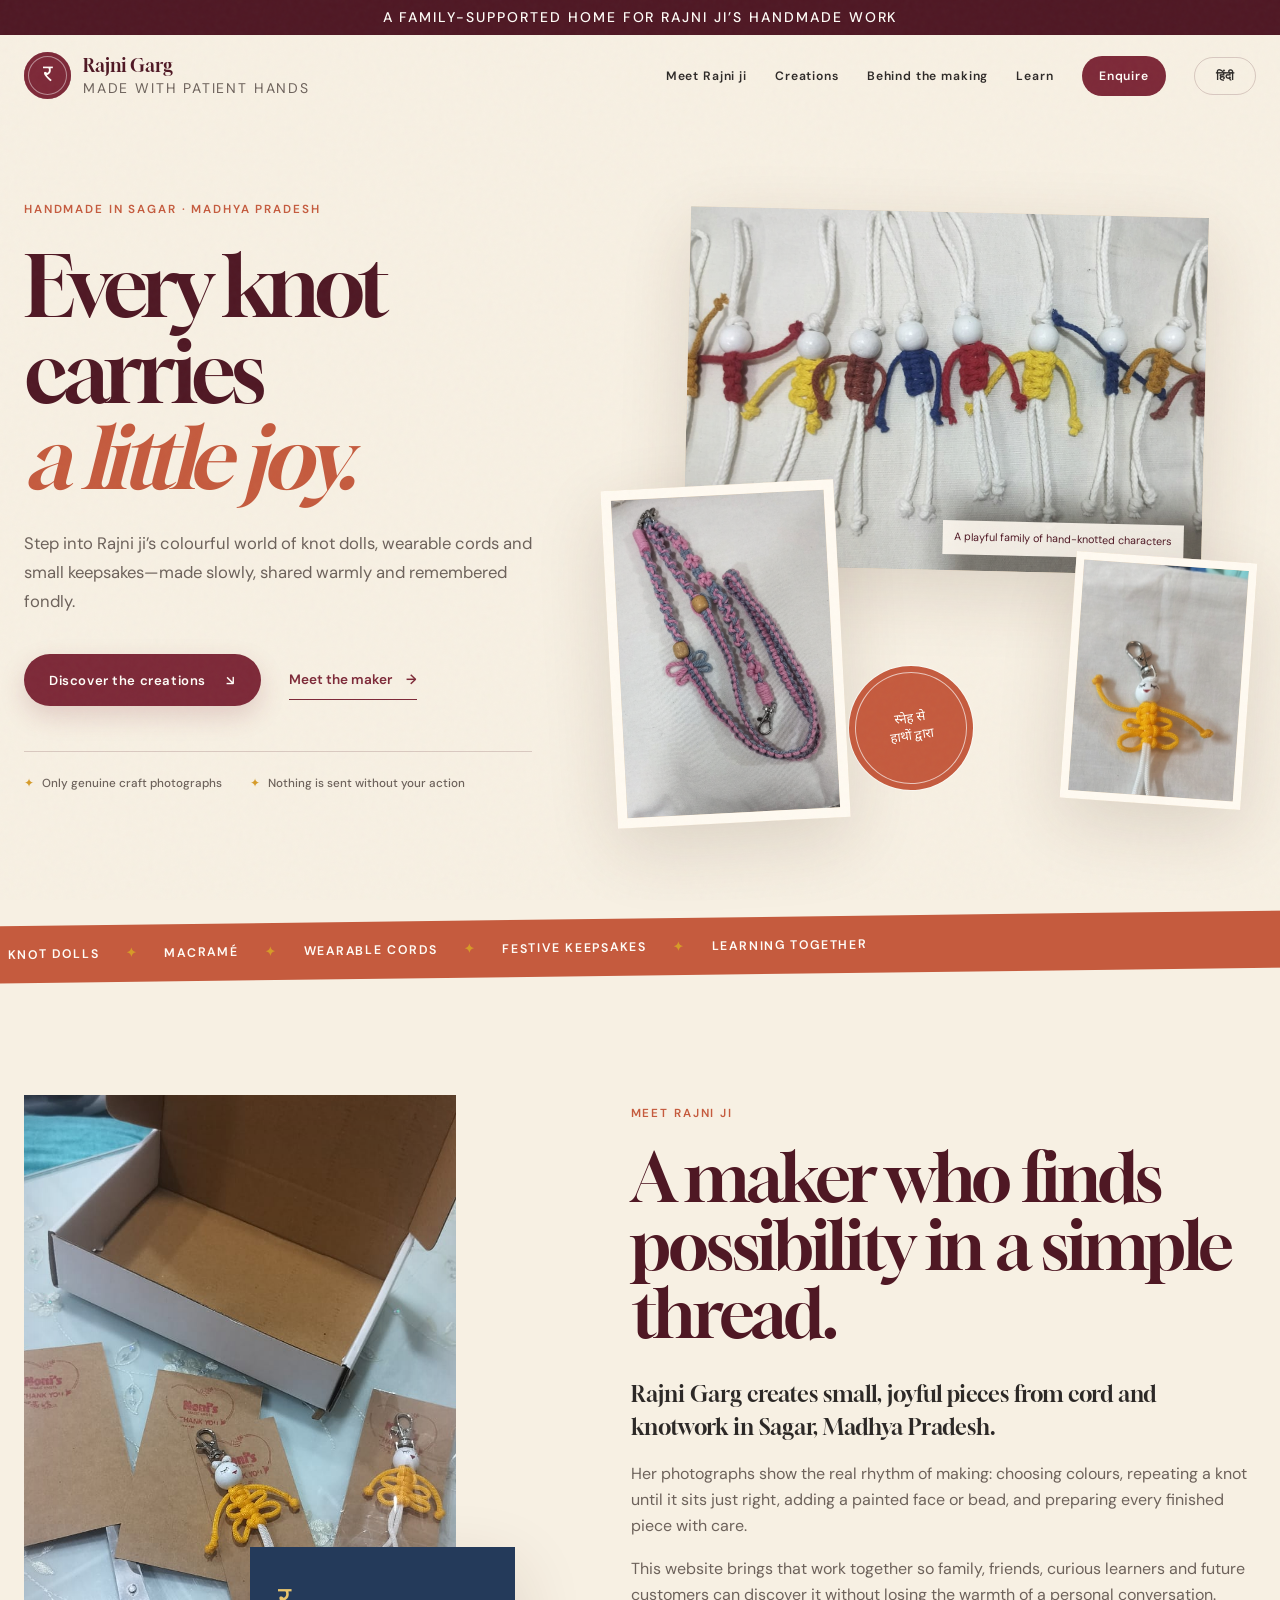
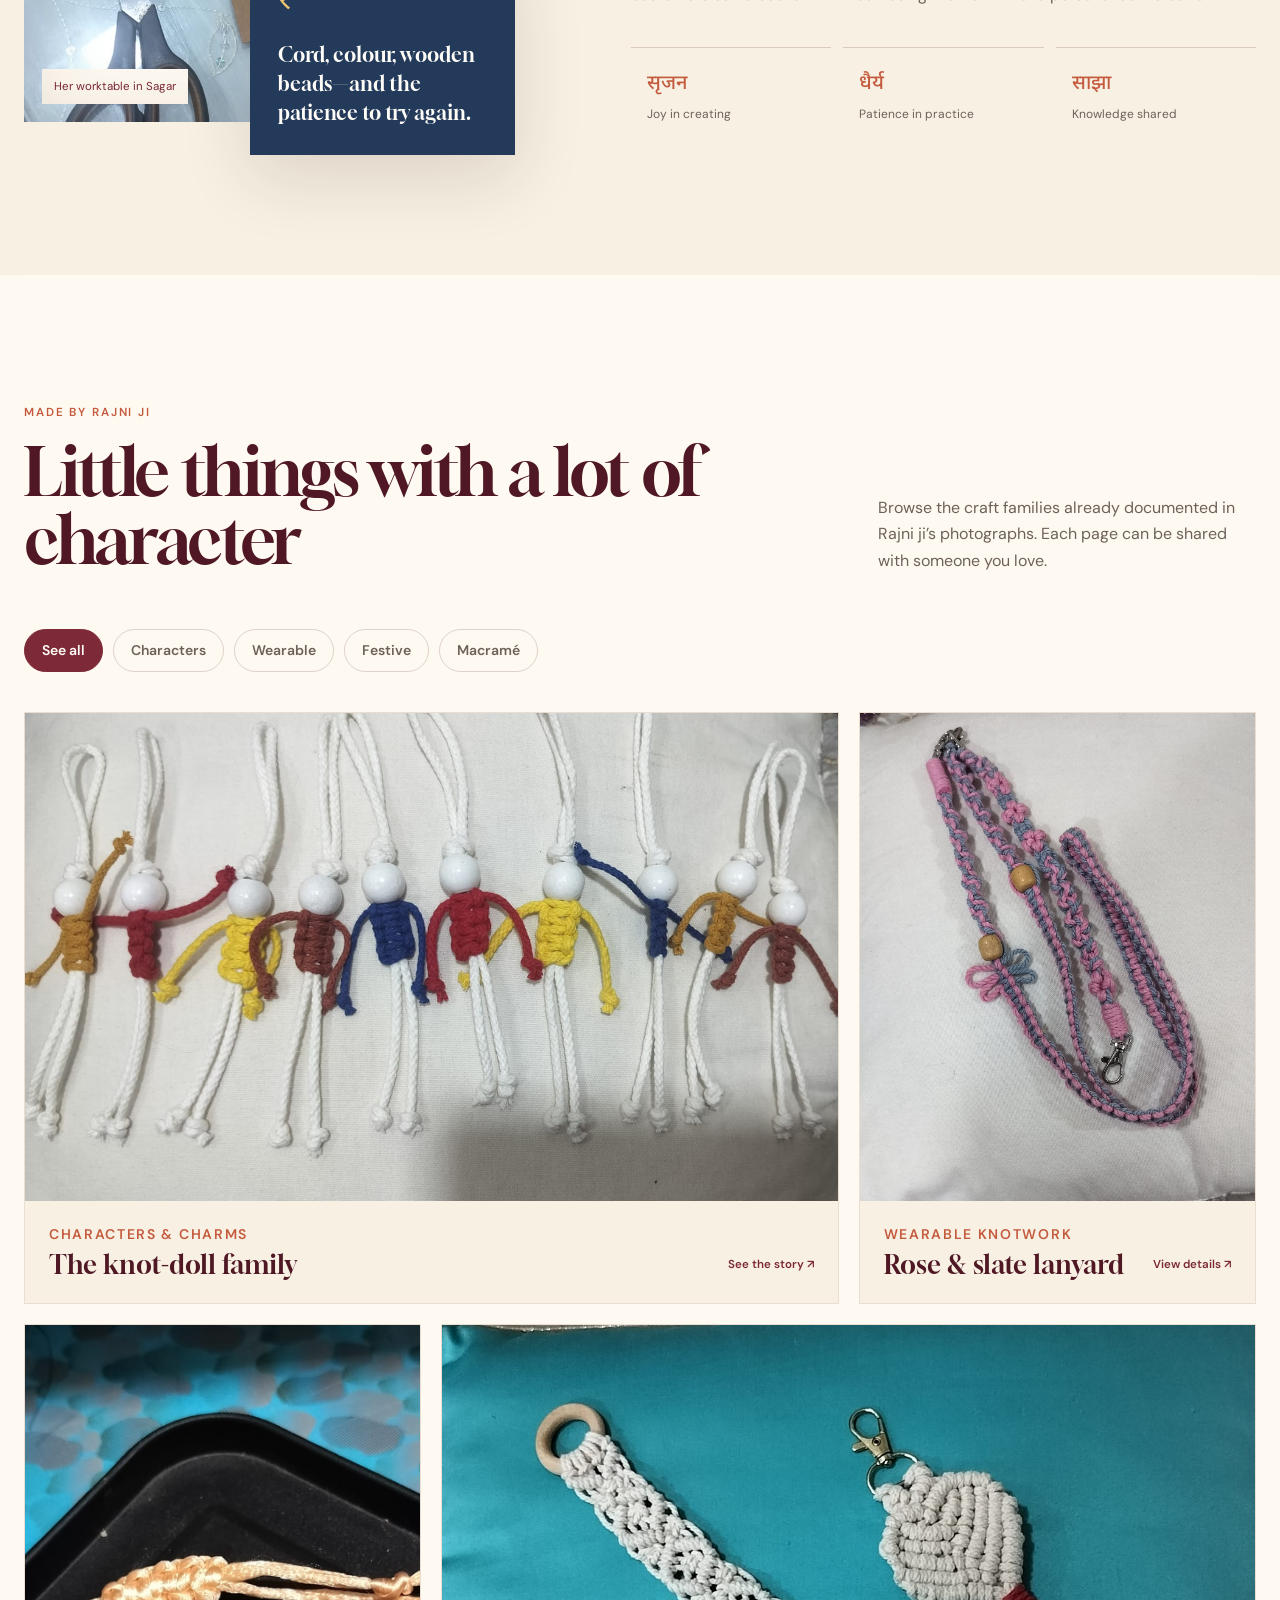
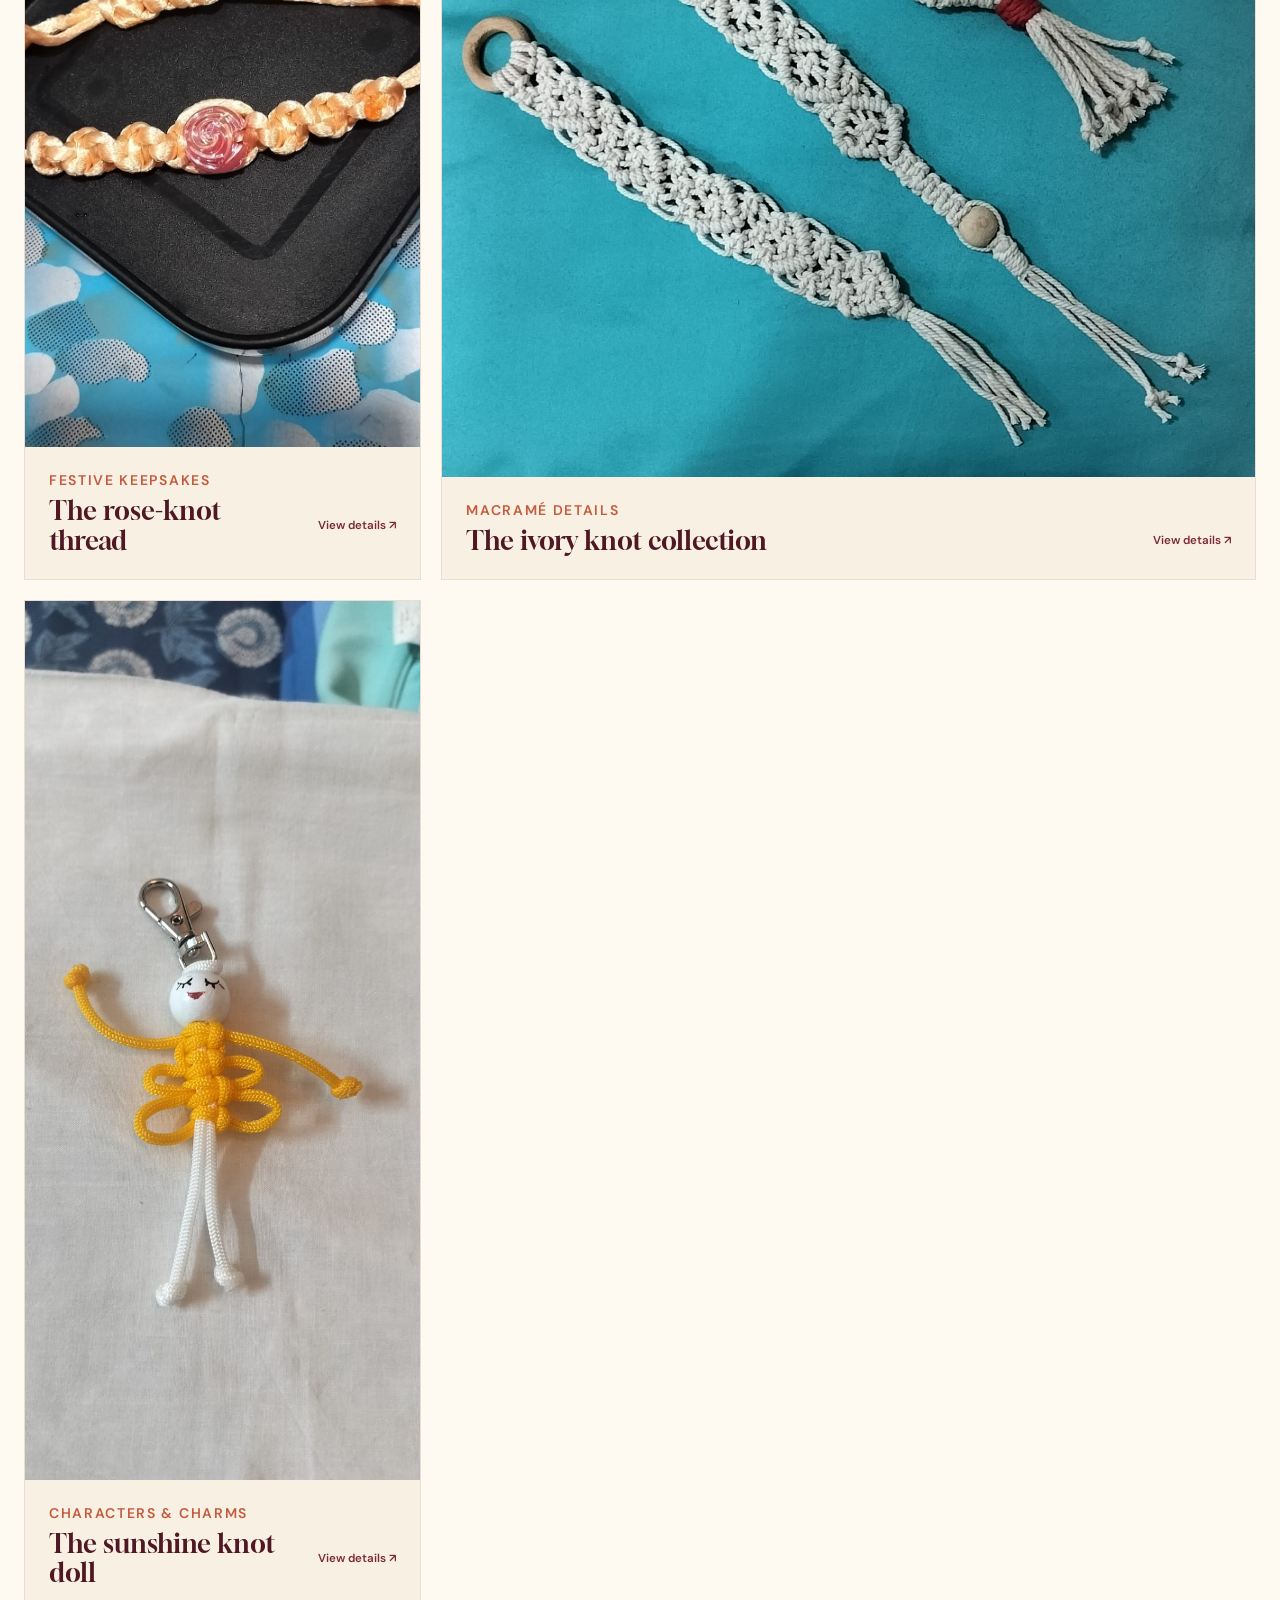
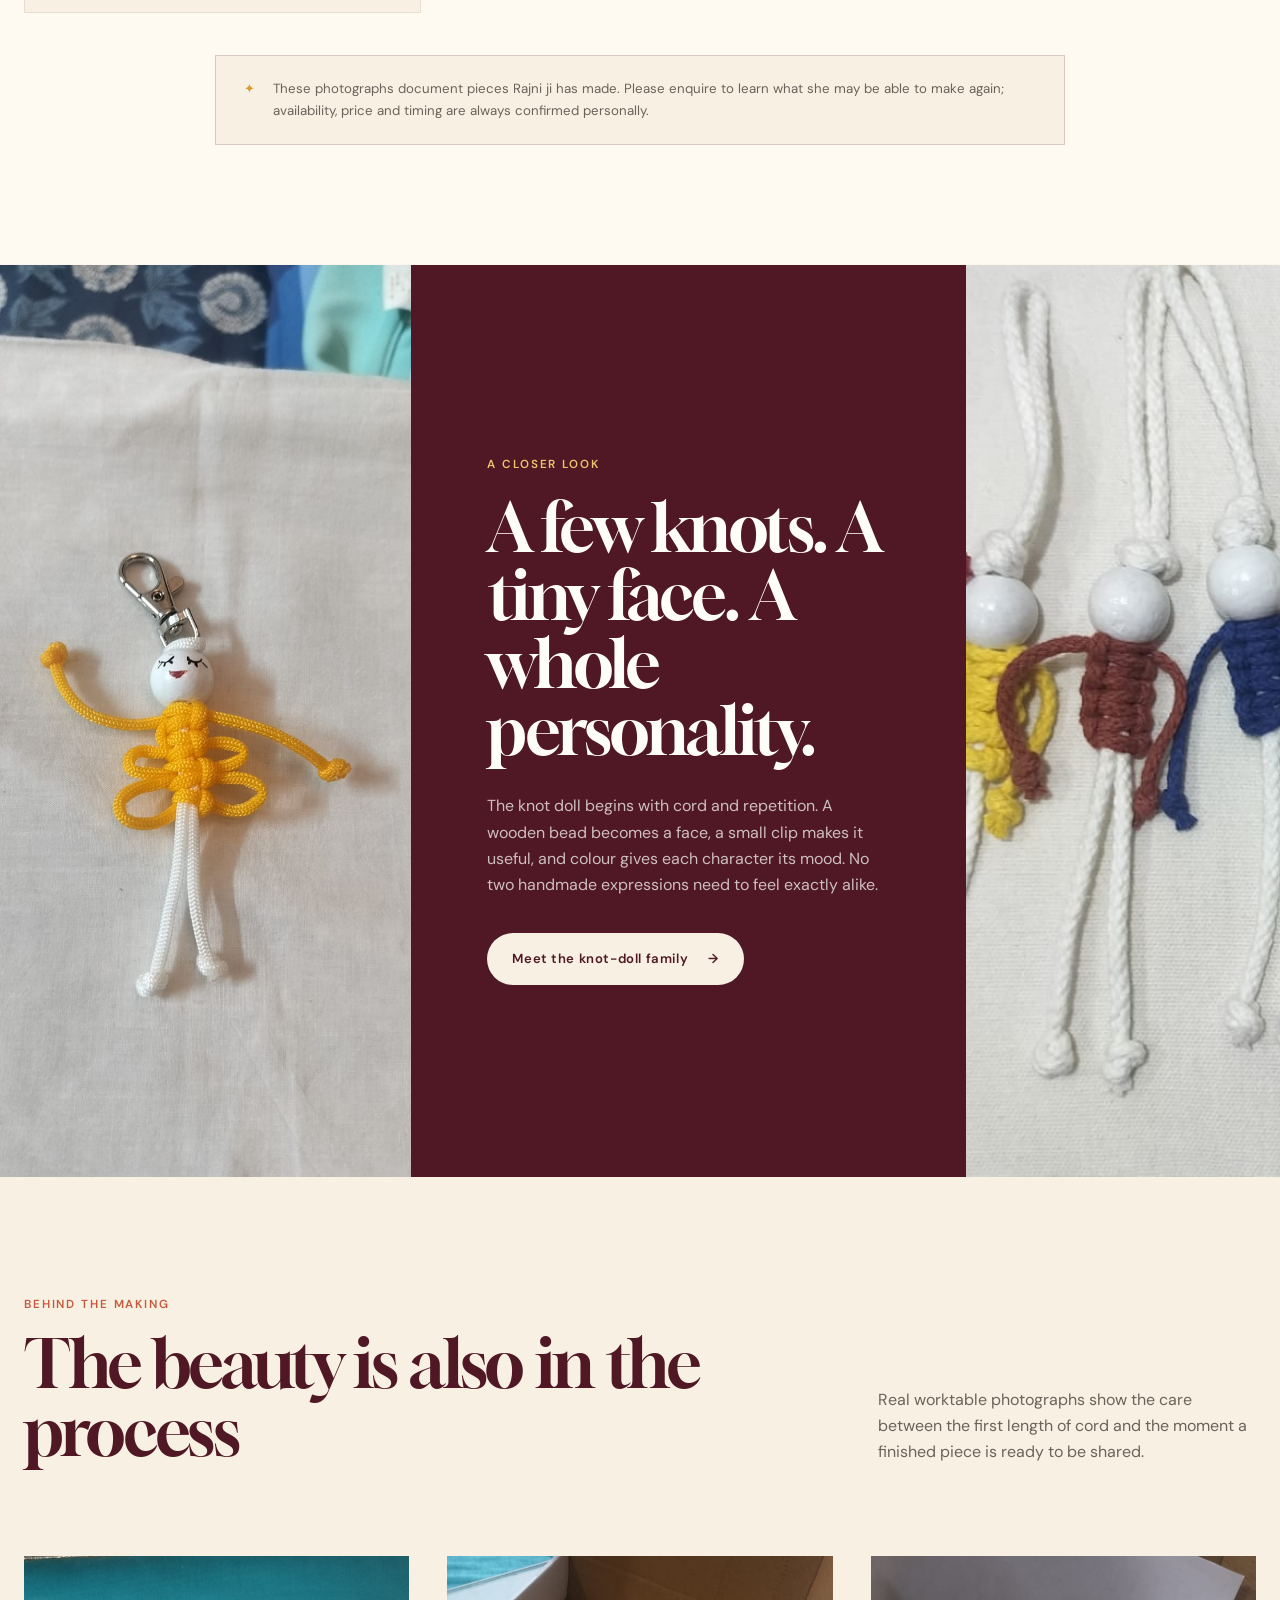
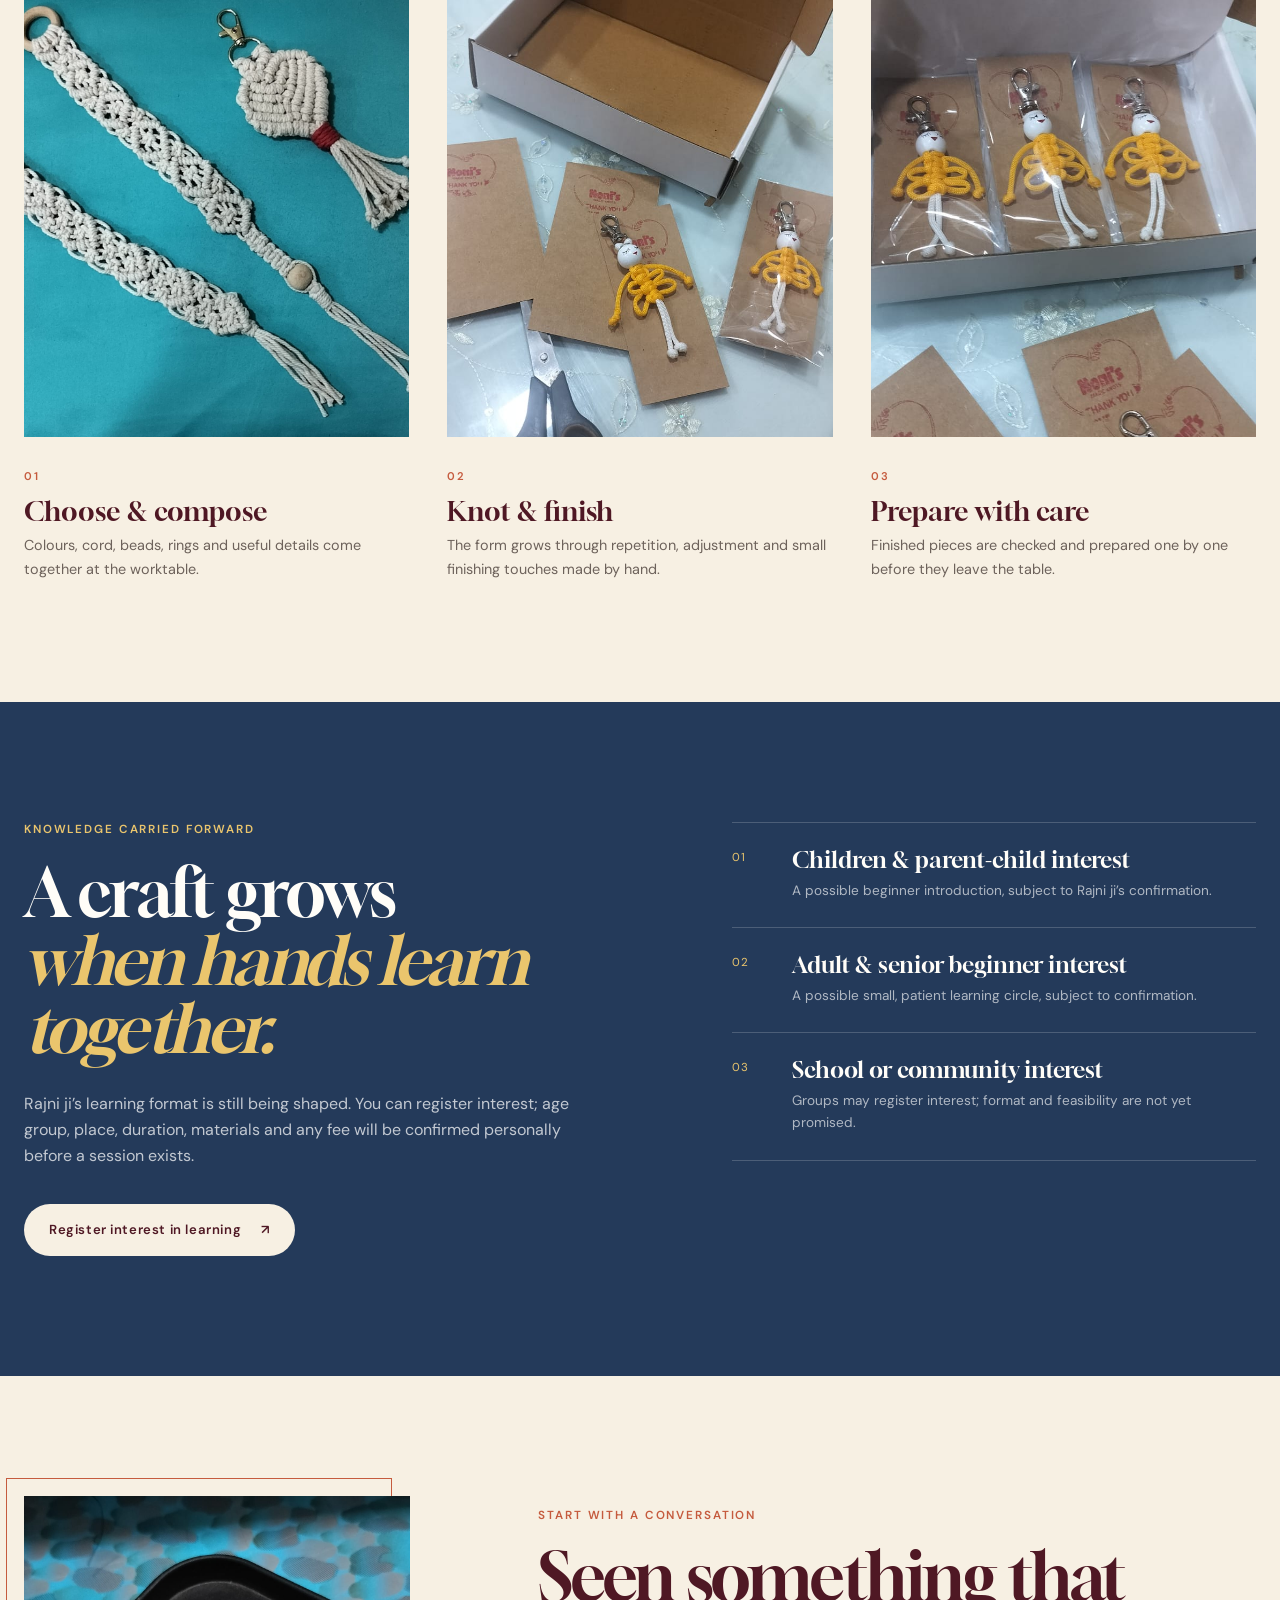
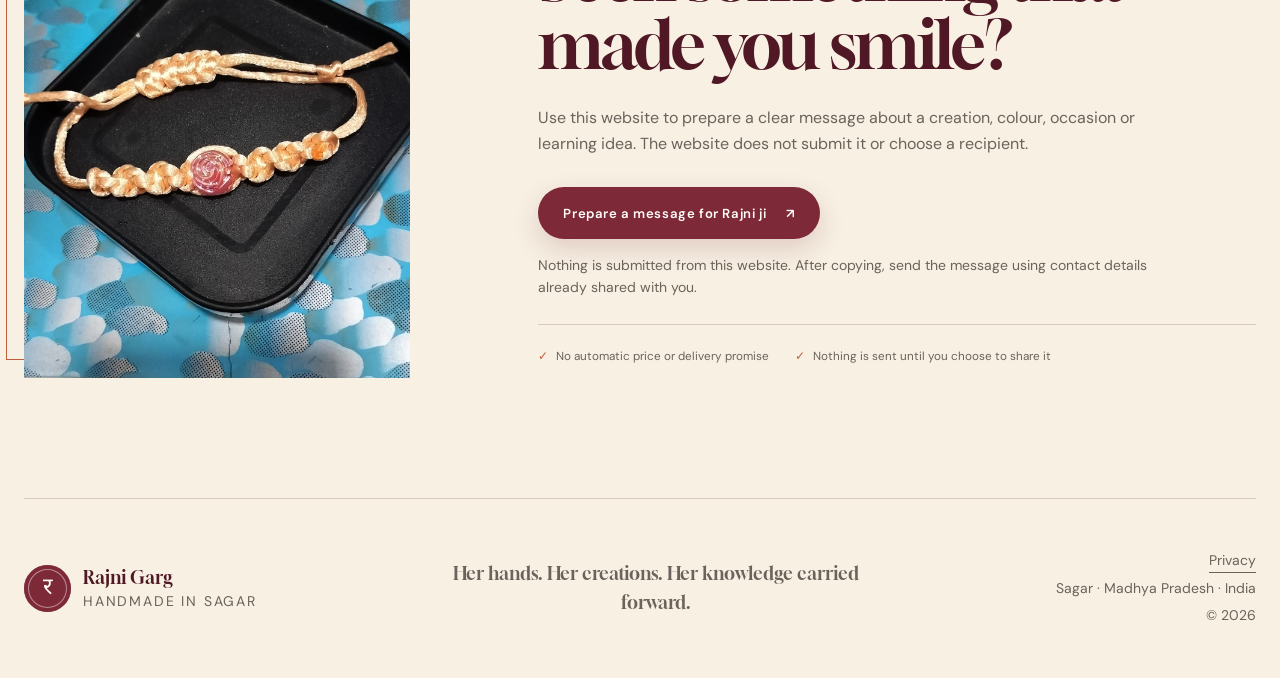
<file: index.html>
<!doctype html>
<html lang="en">
<head>
  <meta charset="utf-8">
  <meta name="viewport" content="width=device-width, initial-scale=1">
  <meta name="theme-color" content="#7d2938">
  <meta name="description" content="Meet Rajni Garg and discover her handmade knot dolls, macramé, wearable cords and festive keepsakes from Sagar, Madhya Pradesh.">
  <meta property="og:type" content="website">
  <meta property="og:title" content="Rajni Garg — Every knot carries a little joy">
  <meta property="og:description" content="Handmade keepsakes, patient making and craft knowledge carried forward from Sagar, India.">
  <meta property="og:image" content="https://rajni-garg-crafts.akanshagnikki.chatgpt.site/assets/knot-doll-family.jpg">
  <meta property="og:url" content="https://rajni-garg-crafts.akanshagnikki.chatgpt.site/">
  <meta name="twitter:card" content="summary_large_image">
  <link rel="canonical" href="https://rajni-garg-crafts.akanshagnikki.chatgpt.site/">
  <link rel="icon" href="favicon.svg" type="image/svg+xml">
  <title>Rajni Garg — Handmade with patience in Sagar</title>
  <link rel="preconnect" href="https://fonts.googleapis.com">
  <link rel="preconnect" href="https://fonts.gstatic.com" crossorigin>
  <link href="https://fonts.googleapis.com/css2?family=DM+Sans:wght@400;500;600&family=Gloock&family=Noto+Sans+Devanagari:wght@400;500;600&display=swap" rel="stylesheet">
  <script>document.documentElement.classList.add("js");</script>
  <link rel="stylesheet" href="styles.css">
  <script defer src="app.js"></script>
  <script type="application/ld+json">
    {"@context":"https://schema.org","@type":"Person","name":"Rajni Garg","homeLocation":{"@type":"Place","name":"Sagar, Madhya Pradesh, India"},"knowsAbout":["Hand knotting","Macramé","Handmade keepsakes"]}
  </script>
</head>
<body>
  <a class="skip-link" href="#main" data-i18n="skip">Skip to content</a>
  <div class="paper-noise" aria-hidden="true"></div>

  <div class="welcome-line">
    <p data-i18n="welcome">A family-supported home for Rajni ji’s handmade work</p>
  </div>

  <header class="site-header" data-header>
    <a class="brand" href="#home" aria-label="Rajni Garg home" data-i18n-aria="brandHome">
      <span class="brand-seal" aria-hidden="true">र</span>
      <span class="brand-copy"><strong>Rajni Garg</strong><small data-i18n="brandTag">Made with patient hands</small></span>
    </a>

    <button class="menu-toggle" type="button" aria-expanded="false" aria-controls="site-nav" data-menu>
      <span></span><span></span><span></span><span class="sr-only" data-menu-label data-i18n="menuOpen">Open menu</span>
    </button>

    <nav id="site-nav" class="site-nav" aria-label="Primary navigation" data-i18n-aria="primaryNav">
      <a href="#rajni" data-i18n="navRajni">Meet Rajni ji</a>
      <a href="#creations" data-i18n="navCreations">Creations</a>
      <a href="#making" data-i18n="navMaking">Behind the making</a>
      <a href="#learn" data-i18n="navLearn">Learn</a>
      <a class="nav-enquire" href="#enquire" data-i18n="navEnquire">Enquire</a>
      <button class="language-toggle" type="button" data-language aria-label="Switch language" data-i18n-aria="switchLanguage"><span data-lang-label>हिंदी</span></button>
    </nav>
  </header>

  <main id="main">
    <section id="home" class="hero">
      <div class="hero-copy reveal">
        <p class="eyebrow" data-i18n="heroEyebrow">Handmade in Sagar · Madhya Pradesh</p>
        <h1>
          <span data-i18n="heroTitleOne">Every knot carries</span>
          <em data-i18n="heroTitleTwo">a little joy.</em>
        </h1>
        <p class="hero-lead" data-i18n="heroLead">Step into Rajni ji’s colourful world of knot dolls, wearable cords and small keepsakes—made slowly, shared warmly and remembered fondly.</p>
        <div class="hero-actions">
          <a class="button button-primary" href="#creations"><span data-i18n="heroPrimary">Discover the creations</span><span aria-hidden="true">↘</span></a>
          <a class="text-link" href="#rajni"><span data-i18n="heroSecondary">Meet the maker</span><span aria-hidden="true">→</span></a>
        </div>
        <div class="hero-trust">
          <span><i aria-hidden="true">✦</i><b data-i18n="trustOne">Only genuine craft photographs</b></span>
          <span><i aria-hidden="true">✦</i><b data-i18n="trustTwo">Every enquiry answered by a person</b></span>
        </div>
      </div>

      <div class="hero-collage reveal" aria-label="A selection of Rajni ji’s handmade work" data-i18n-aria="heroGallery">
        <figure class="hero-photo hero-photo-main">
          <img src="assets/knot-doll-family.jpg" alt="A colourful family of handmade knot dolls" width="1600" height="837" fetchpriority="high">
          <figcaption data-i18n="heroCaption">A playful family of hand-knotted characters</figcaption>
        </figure>
        <figure class="hero-photo hero-photo-tall">
          <img src="assets/rose-slate-lanyard.jpg" alt="Rose and slate hand-knotted lanyard" width="1298" height="1600">
        </figure>
        <figure class="hero-photo hero-photo-small">
          <img src="assets/yellow-knot-doll.jpg" alt="Yellow handmade knot doll keychain" width="720" height="1600">
        </figure>
        <span class="hero-stamp" aria-hidden="true">स्नेह से<br>हाथों द्वारा</span>
      </div>
    </section>

    <section class="craft-ribbon" aria-label="Craft families" data-i18n-aria="craftFamilies">
      <div>
        <span data-i18n="ribbonOne">Knot dolls</span><i>✦</i>
        <span data-i18n="ribbonTwo">Macramé</span><i>✦</i>
        <span data-i18n="ribbonThree">Wearable cords</span><i>✦</i>
        <span data-i18n="ribbonFour">Festive keepsakes</span><i>✦</i>
        <span data-i18n="ribbonFive">Learning together</span>
      </div>
    </section>

    <section id="rajni" class="meet section-pad">
      <div class="meet-visual reveal">
        <figure>
          <img src="assets/packing-table.jpg" alt="Rajni ji’s worktable with handmade knot dolls being prepared for gifting" loading="lazy" width="720" height="1600">
          <figcaption data-i18n="meetCaption">Her worktable in Sagar</figcaption>
        </figure>
        <div class="meet-note"><span aria-hidden="true">र</span><p data-i18n="meetNote">Cord, colour, wooden beads—and the patience to try again.</p></div>
      </div>

      <div class="meet-copy reveal">
        <p class="eyebrow" data-i18n="meetEyebrow">Meet Rajni ji</p>
        <h2 data-i18n="meetTitle">A maker who finds possibility in a simple thread.</h2>
        <p class="meet-lead" data-i18n="meetLead">Rajni Garg creates small, joyful pieces from cord and knotwork in Sagar, Madhya Pradesh.</p>
        <p data-i18n="meetBodyOne">Her photographs show the real rhythm of making: choosing colours, repeating a knot until it sits just right, adding a painted face or bead, and preparing every finished piece with care.</p>
        <p data-i18n="meetBodyTwo">This website brings that work together so family, friends, curious learners and future customers can discover it without losing the warmth of a personal conversation.</p>
        <div class="maker-values">
          <article><b>सृजन</b><span data-i18n="valueOne">Joy in creating</span></article>
          <article><b>धैर्य</b><span data-i18n="valueTwo">Patience in practice</span></article>
          <article><b>साझा</b><span data-i18n="valueThree">Knowledge shared</span></article>
        </div>
      </div>
    </section>

    <section id="creations" class="creations section-pad">
      <header class="section-heading reveal">
        <div><p class="eyebrow" data-i18n="creationsEyebrow">Made by Rajni ji</p><h2 data-i18n="creationsTitle">Little things with a lot of character</h2></div>
        <p data-i18n="creationsIntro">Browse the craft families already documented in Rajni ji’s photographs. Each page can be shared with someone you love.</p>
      </header>

      <div class="category-tabs reveal" role="group" aria-label="Filter creations" data-i18n-aria="filterCreations">
        <button class="category-tab is-active" type="button" data-filter="all" data-i18n="filterAll" aria-pressed="true">See all</button>
        <button class="category-tab" type="button" aria-pressed="false" data-filter="characters" data-i18n="filterCharacters">Characters</button>
        <button class="category-tab" type="button" aria-pressed="false" data-filter="wearable" data-i18n="filterWearable">Wearable</button>
        <button class="category-tab" type="button" aria-pressed="false" data-filter="festive" data-i18n="filterFestive">Festive</button>
        <button class="category-tab" type="button" aria-pressed="false" data-filter="home" data-i18n="filterHome">Macramé</button>
      </div>
      <p class="sr-only" data-filter-status role="status" aria-live="polite"></p>

      <div class="creation-grid">
        <article class="creation-card creation-card-large reveal" data-category="characters">
          <a href="creations/knot-doll-family/">
            <figure><img src="assets/knot-doll-family.jpg" alt="Handmade knot dolls in mustard, red, blue and yellow" loading="lazy" width="1600" height="837"></figure>
            <div><p data-i18n="familyCharacters">Characters & charms</p><h3 data-i18n="creationOne">The knot-doll family</h3><span><span data-i18n="viewStory">See the story</span> ↗</span></div>
          </a>
        </article>

        <article class="creation-card creation-card-tall reveal" data-category="wearable">
          <a href="creations/rose-slate-lanyard/">
            <figure><img src="assets/rose-slate-lanyard.jpg" alt="Rose and slate hand-knotted lanyard with wooden beads" loading="lazy" width="1298" height="1600"></figure>
            <div><p data-i18n="familyWearable">Wearable knotwork</p><h3 data-i18n="creationTwo">Rose & slate lanyard</h3><span><span data-i18n="viewDetails">View details</span> ↗</span></div>
          </a>
        </article>

        <article class="creation-card reveal" data-category="festive">
          <a href="creations/rose-knot-thread/">
            <figure><img src="assets/rose-knot-thread.jpg" alt="Peach knotwork thread with a rose bead" loading="lazy" width="1283" height="1600"></figure>
            <div><p data-i18n="familyFestive">Festive keepsakes</p><h3 data-i18n="creationThree">The rose-knot thread</h3><span><span data-i18n="viewDetails">View details</span> ↗</span></div>
          </a>
        </article>

        <article class="creation-card creation-card-wide reveal" data-category="home">
          <a href="creations/ivory-knot-collection/">
            <figure><img src="assets/white-macrame-set.jpg" alt="White macramé straps and a tasselled charm" loading="lazy" width="1600" height="1480"></figure>
            <div><p data-i18n="familyMacrame">Macramé details</p><h3 data-i18n="creationFour">The ivory knot collection</h3><span><span data-i18n="viewDetails">View details</span> ↗</span></div>
          </a>
        </article>

        <article class="creation-card creation-card-tall reveal" data-category="characters">
          <a href="creations/sunshine-knot-doll/">
            <figure><img src="assets/yellow-knot-doll.jpg" alt="Yellow hand-knotted doll keychain" loading="lazy" width="720" height="1600"></figure>
            <div><p data-i18n="familyCharacters">Characters & charms</p><h3 data-i18n="creationFive">The sunshine knot doll</h3><span><span data-i18n="viewDetails">View details</span> ↗</span></div>
          </a>
        </article>
      </div>

      <div class="availability-note reveal">
        <span aria-hidden="true">✦</span>
        <p data-i18n="availability">These photographs document pieces Rajni ji has made. Please enquire to learn what she may be able to make again; availability, price and timing are always confirmed personally.</p>
      </div>
    </section>

    <section class="feature-story">
      <div class="feature-image reveal"><img src="assets/yellow-knot-doll.jpg" alt="Close view of a yellow handmade knot doll" loading="lazy" width="720" height="1600"></div>
      <div class="feature-copy reveal">
        <p class="eyebrow" data-i18n="featureEyebrow">A closer look</p>
        <h2 data-i18n="featureTitle">A few knots. A tiny face. A whole personality.</h2>
        <p data-i18n="featureBody">The knot doll begins with cord and repetition. A wooden bead becomes a face, a small clip makes it useful, and colour gives each character its mood. No two handmade expressions need to feel exactly alike.</p>
        <a class="button button-cream" href="creations/knot-doll-family/"><span data-i18n="featureCta">Meet the knot-doll family</span><span aria-hidden="true">→</span></a>
      </div>
      <div class="feature-family reveal"><img src="assets/knot-doll-family.jpg" alt="A row of handmade knot dolls in different colours" loading="lazy" width="1600" height="837"></div>
    </section>

    <section id="making" class="making section-pad">
      <header class="section-heading reveal">
        <div><p class="eyebrow" data-i18n="makingEyebrow">Behind the making</p><h2 data-i18n="makingTitle">The beauty is also in the process</h2></div>
        <p data-i18n="makingIntro">Real worktable photographs show the care between the first length of cord and the moment a finished piece is ready to be shared.</p>
      </header>

      <div class="making-grid">
        <article class="making-step reveal">
          <figure><img src="assets/white-macrame-set.jpg" alt="Macramé knot samples showing cord, wooden rings and tassels" loading="lazy" width="1600" height="1480"></figure>
          <span>01</span><h3 data-i18n="makingOneTitle">Choose & compose</h3><p data-i18n="makingOneBody">Colours, cord, beads, rings and useful details come together at the worktable.</p>
        </article>
        <article class="making-step making-step-lift reveal">
          <figure><img src="assets/packing-table.jpg" alt="Finished knot dolls on backing cards at a packing table" loading="lazy" width="720" height="1600"></figure>
          <span>02</span><h3 data-i18n="makingTwoTitle">Knot & finish</h3><p data-i18n="makingTwoBody">The form grows through repetition, adjustment and small finishing touches made by hand.</p>
        </article>
        <article class="making-step reveal">
          <figure><img src="assets/packing-studio.jpg" alt="A group of yellow knot dolls prepared for packing" loading="lazy" width="720" height="1600"></figure>
          <span>03</span><h3 data-i18n="makingThreeTitle">Prepare with care</h3><p data-i18n="makingThreeBody">Finished pieces are checked and prepared one by one before they leave the table.</p>
        </article>
      </div>
    </section>

    <section id="learn" class="learn section-pad">
      <div class="learn-copy reveal">
        <p class="eyebrow" data-i18n="learnEyebrow">Knowledge carried forward</p>
        <h2><span data-i18n="learnTitleOne">A craft grows</span><em data-i18n="learnTitleTwo">when hands learn together.</em></h2>
        <p data-i18n="learnBody">This space is being shaped not only to show finished work, but also to keep the joy of making discoverable for younger generations. Learning enquiries are welcome and confirmed personally.</p>
        <button class="button button-cream" type="button" data-open-enquiry data-intent="learning"><span data-i18n="learnCta">Register interest in learning</span><span aria-hidden="true">↗</span></button>
      </div>
      <div class="learn-promises reveal">
        <article><span>01</span><div><h3 data-i18n="learnOneTitle">Begin with curiosity</h3><p data-i18n="learnOneBody">A warm introduction to cord, colour and the rhythm of a basic knot.</p></div></article>
        <article><span>02</span><div><h3 data-i18n="learnTwoTitle">Learn at a human pace</h3><p data-i18n="learnTwoBody">Small, careful steps that leave room to watch, repeat and ask.</p></div></article>
        <article><span>03</span><div><h3 data-i18n="learnThreeTitle">Make something meaningful</h3><p data-i18n="learnThreeBody">The pleasure of turning simple material into a personal little object.</p></div></article>
      </div>
    </section>

    <section id="enquire" class="enquire section-pad">
      <div class="enquire-photo reveal">
        <img src="assets/rose-knot-thread.jpg" alt="Peach handmade knotwork with a rose bead" loading="lazy" width="1283" height="1600">
      </div>
      <div class="enquire-copy reveal">
        <p class="eyebrow" data-i18n="enquireEyebrow">Start with a conversation</p>
        <h2 data-i18n="enquireTitle">Seen something that made you smile?</h2>
        <p data-i18n="enquireBody">Tell us which creation, colour, occasion or learning idea you have in mind. Rajni ji or an authorised family member will reply personally.</p>
        <button class="button button-primary" type="button" data-open-enquiry><span data-i18n="enquireCta">Prepare a message for Rajni ji</span><span aria-hidden="true">↗</span></button>
        <p class="send-note" data-i18n="sendNote">Nothing is submitted from this website. After copying, send the message using contact details already shared with you.</p>
        <ul>
          <li><span aria-hidden="true">✓</span><span data-i18n="enquireTrustOne">No automatic price or delivery promise</span></li>
          <li><span aria-hidden="true">✓</span><span data-i18n="enquireTrustTwo">Nothing is sent until you choose to share it</span></li>
        </ul>
      </div>
    </section>
  </main>

  <footer class="site-footer">
    <a class="brand footer-brand" href="#home"><span class="brand-seal" aria-hidden="true">र</span><span class="brand-copy"><strong>Rajni Garg</strong><small data-i18n="footerTag">Handmade in Sagar</small></span></a>
    <p data-i18n="footerLine">Her hands. Her creations. Her knowledge carried forward.</p>
    <div class="footer-actions">
      <button type="button" data-open-privacy data-i18n="privacy">Privacy</button>
      <span>Sagar · Madhya Pradesh · India</span>
      <span>© <span data-year></span></span>
    </div>
  </footer>

  <dialog class="enquiry-dialog" data-enquiry-dialog aria-labelledby="enquiry-title">
    <button class="dialog-close" type="button" data-enquiry-close aria-label="Close" data-i18n-aria="closeDialog">×</button>
    <div class="dialog-heading">
      <p class="eyebrow" data-i18n="formEyebrow">A thoughtful beginning</p>
      <h2 id="enquiry-title" data-i18n="formTitle">What would you like to ask Rajni ji?</h2>
      <p data-i18n="formIntro">Create a message here, then copy it or choose how to share it. Your details are not stored by this website.</p>
    </div>
    <form data-enquiry-form>
      <input type="hidden" name="piece" value="">
      <label><span data-i18n="formName">Your name</span><input name="name" autocomplete="name" required></label>
      <label><span data-i18n="formCity">Your city</span><input name="city" autocomplete="address-level2"></label>
      <label class="full"><span data-i18n="formInterest">I am interested in</span>
        <select name="interest">
          <option value="A handmade creation" data-i18n="optionCreation">A handmade creation</option>
          <option value="A personalised idea" data-i18n="optionCustom">A personalised idea</option>
          <option value="Learning about the craft" data-i18n="optionLearning">Learning about the craft</option>
          <option value="Sharing appreciation" data-i18n="optionAppreciation">Sharing appreciation</option>
        </select>
      </label>
      <label class="full"><span data-i18n="formMessage">Tell us a little more</span><textarea name="message" rows="5" required data-i18n-placeholder="messagePlaceholder" placeholder="What would you like Rajni ji to know?"></textarea></label>
      <label class="consent full"><input type="checkbox" required><span data-i18n="formConsent">I understand that Rajni ji or her family will confirm what is possible, along with price and timing.</span></label>
      <div class="form-actions full">
        <button class="button button-primary" type="submit"><span data-i18n="formCopy">Copy enquiry</span><span aria-hidden="true">⧉</span></button>
        <button class="button button-outline" type="button" data-share-enquiry><span data-i18n="formShare">Share message</span><span aria-hidden="true">↗</span></button>
      </div>
      <p class="form-status full" data-form-status role="status"></p>
      <p class="form-safe full"><span aria-hidden="true">◉</span><span data-i18n="formSafe">Private by design: this website does not save or automatically send your enquiry.</span></p>
    </form>
  </dialog>

  <dialog class="notice-dialog" data-notice-dialog aria-labelledby="notice-title">
    <button class="dialog-close" type="button" data-notice-close aria-label="Close" data-i18n-aria="closeDialog">×</button>
    <div data-notice-content></div>
  </dialog>
</body>
</html>
</file>
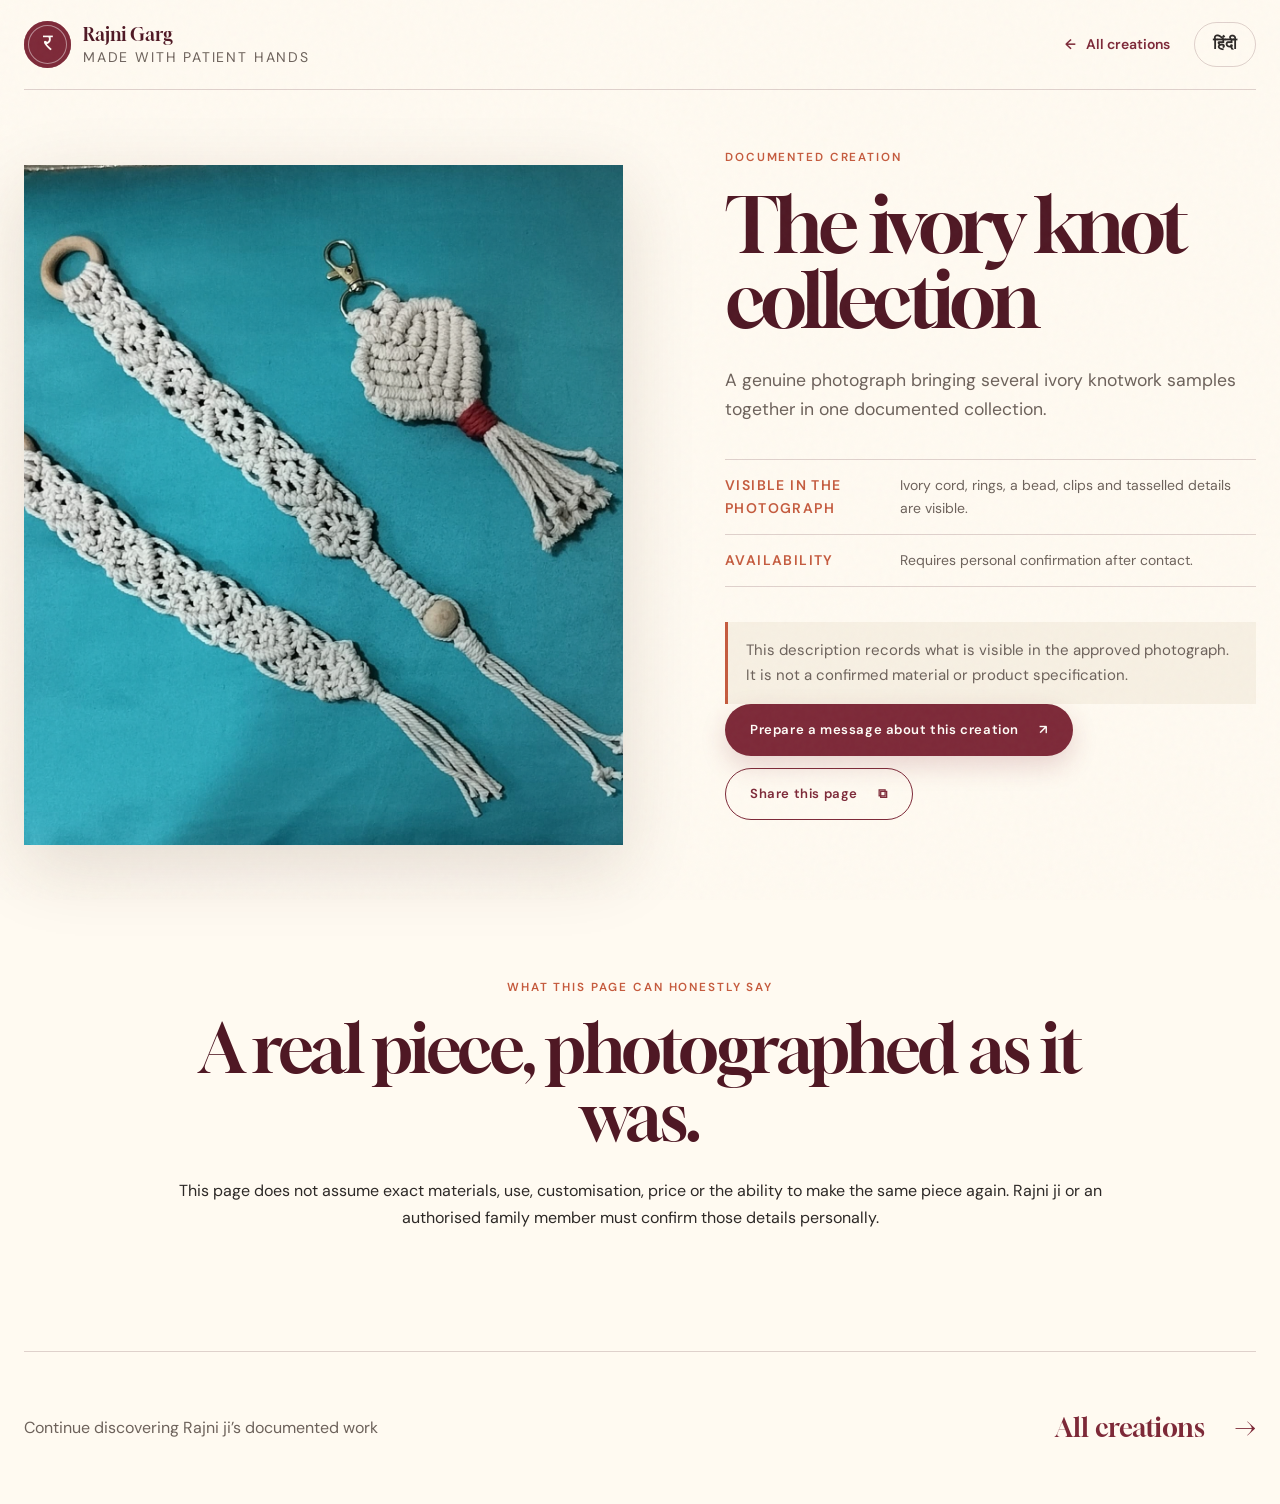
<file: creations/ivory-knot-collection/index.html>
<!doctype html>
<html lang="en">
<head>
  <meta charset="utf-8">
  <meta name="viewport" content="width=device-width, initial-scale=1">
  <meta name="theme-color" content="#7d2938">
  <meta name="description" content="A genuine photograph bringing several ivory knotwork samples together in one documented collection.">
  <meta property="og:type" content="article">
  <meta property="og:title" content="The ivory knot collection — Rajni Garg">
  <meta property="og:description" content="A genuine photograph bringing several ivory knotwork samples together in one documented collection.">
  <meta property="og:image" content="https://rajni-garg-crafts.akanshagnikki.chatgpt.site/assets/white-macrame-set.jpg">
  <meta property="og:url" content="https://rajni-garg-crafts.akanshagnikki.chatgpt.site/creations/ivory-knot-collection/">
  <meta name="twitter:card" content="summary_large_image">
  <link rel="canonical" href="https://rajni-garg-crafts.akanshagnikki.chatgpt.site/creations/ivory-knot-collection/">
  <link rel="icon" href="../../favicon.svg" type="image/svg+xml">
  <title>The ivory knot collection — Rajni Garg</title>
  <link rel="preconnect" href="https://fonts.googleapis.com">
  <link rel="preconnect" href="https://fonts.gstatic.com" crossorigin>
  <link href="https://fonts.googleapis.com/css2?family=DM+Sans:wght@400;500;600&family=Gloock&family=Noto+Sans+Devanagari:wght@400;500;600&display=swap" rel="stylesheet">
  <link rel="stylesheet" href="../../styles.css">
  <link rel="stylesheet" href="../../creation.css">
  <script type="application/ld+json">{"@context":"https://schema.org","@type":"CreativeWork","name":"The ivory knot collection","description":"A genuine photograph bringing several ivory knotwork samples together in one documented collection.","image":"https://rajni-garg-crafts.akanshagnikki.chatgpt.site/assets/white-macrame-set.jpg","creator":{"@type":"Person","name":"Rajni Garg"}}</script>
  <script defer src="../../creation-page.js"></script>
</head>
<body class="detail-body">
  <a class="skip-link" href="#main"><span data-lang-view="en">Skip to content</span><span data-lang-view="hi" hidden>मुख्य सामग्री पर जाएँ</span></a>
  <div class="paper-noise" aria-hidden="true"></div>
  <header class="detail-header">
    <a class="brand" href="../../"><span class="brand-seal" aria-hidden="true">र</span><span class="brand-copy"><strong>Rajni Garg</strong><small data-copy="brand">Made with patient hands</small></span></a>
    <div>
      <a class="back-link" href="../../#creations"><span aria-hidden="true">←</span><span data-copy="back">All creations</span></a>
      <button class="language-toggle" type="button" data-language aria-label="Switch language"><span data-lang-label>हिंदी</span></button>
    </div>
  </header>
  <main id="main" class="detail-main">
    <section class="detail-hero">
      <div class="detail-gallery">
        <figure class="detail-primary"><img src="../../assets/white-macrame-set.jpg" alt="Ivory knotwork samples with rings and tasselled details" width="1200" height="1400" fetchpriority="high"></figure>
      </div>
      <div class="detail-copy">
        <div data-lang-view="en">
          <p class="eyebrow">Documented creation</p>
          <h1 data-page-title>The ivory knot collection</h1>
          <p class="detail-intro">A genuine photograph bringing several ivory knotwork samples together in one documented collection.</p>
          <dl class="piece-facts">
            <div><dt>Visible in the photograph</dt><dd>Ivory cord, rings, a bead, clips and tasselled details are visible.</dd></div>
            <div><dt>Availability</dt><dd>Requires personal confirmation after contact.</dd></div>
          </dl>
          <p class="detail-evidence">This description records what is visible in the approved photograph. It is not a confirmed material or product specification.</p>
          <div class="detail-actions">
            <a class="button button-primary" href="../../#enquire">Prepare a message about this creation <span aria-hidden="true">↗</span></a>
            <button class="button button-outline" type="button" data-share><span data-copy="share">Share this page</span> <span aria-hidden="true">⧉</span></button>
          </div>
        </div>
        <div data-lang-view="hi" hidden>
          <p class="eyebrow">दर्ज रचना</p>
          <h1 data-page-title>सफेद गाँठ-कला संग्रह</h1>
          <p class="detail-intro">सफेद गाँठ-कला के कई नमूनों को साथ दिखाती एक वास्तविक, दर्ज तस्वीर।</p>
          <dl class="piece-facts">
            <div><dt>तस्वीर में दिखाई देता है</dt><dd>तस्वीर में सफेद डोरी, छल्ले, मोती, क्लिप और लटकन की बारीकियाँ दिखाई देती हैं।</dd></div>
            <div><dt>उपलब्धता</dt><dd>संपर्क के बाद व्यक्तिगत पुष्टि आवश्यक है।</dd></div>
          </dl>
          <p class="detail-evidence">यह विवरण केवल स्वीकृत तस्वीर में दिखाई देने वाली बातों को दर्ज करता है। यह सामग्री या उत्पाद की पुष्ट जानकारी नहीं है।</p>
          <div class="detail-actions">
            <a class="button button-primary" href="../../#enquire">इस रचना के बारे में संदेश तैयार करें <span aria-hidden="true">↗</span></a>
            <button class="button button-outline" type="button" data-share><span data-copy="share">यह पन्ना साझा करें</span> <span aria-hidden="true">⧉</span></button>
          </div>
        </div>
        <p class="detail-status" data-status role="status" aria-live="polite"></p>
      </div>
    </section>
    <section class="detail-story">
      <div data-lang-view="en">
        <p class="eyebrow">What this page can honestly say</p>
        <h2>A real piece, photographed as it was.</h2>
        <p>This page does not assume exact materials, use, customisation, price or the ability to make the same piece again. Rajni ji or an authorised family member must confirm those details personally.</p>
      </div>
      <div data-lang-view="hi" hidden>
        <p class="eyebrow">यह पन्ना ईमानदारी से क्या कह सकता है</p>
        <h2>एक वास्तविक रचना, जैसी थी वैसी ही तस्वीर में दर्ज।</h2>
        <p>यह पन्ना सटीक सामग्री, उपयोग, आपकी पसंद के बदलाव, मूल्य या इसी रचना को दोबारा बनाने की संभावना का अनुमान नहीं लगाता। इन बातों की पुष्टि राजनी जी या परिवार का अधिकृत सदस्य व्यक्तिगत रूप से करेगा।</p>
      </div>
    </section>
    <section class="detail-next">
      <p data-lang-view="en">Continue discovering Rajni ji’s documented work</p>
      <p data-lang-view="hi" hidden>राजनी जी की और दर्ज रचनाएँ देखिए</p>
      <a href="../../#creations"><span data-copy="back">All creations</span><span aria-hidden="true">→</span></a>
    </section>
  </main>
</body>
</html>
</file>
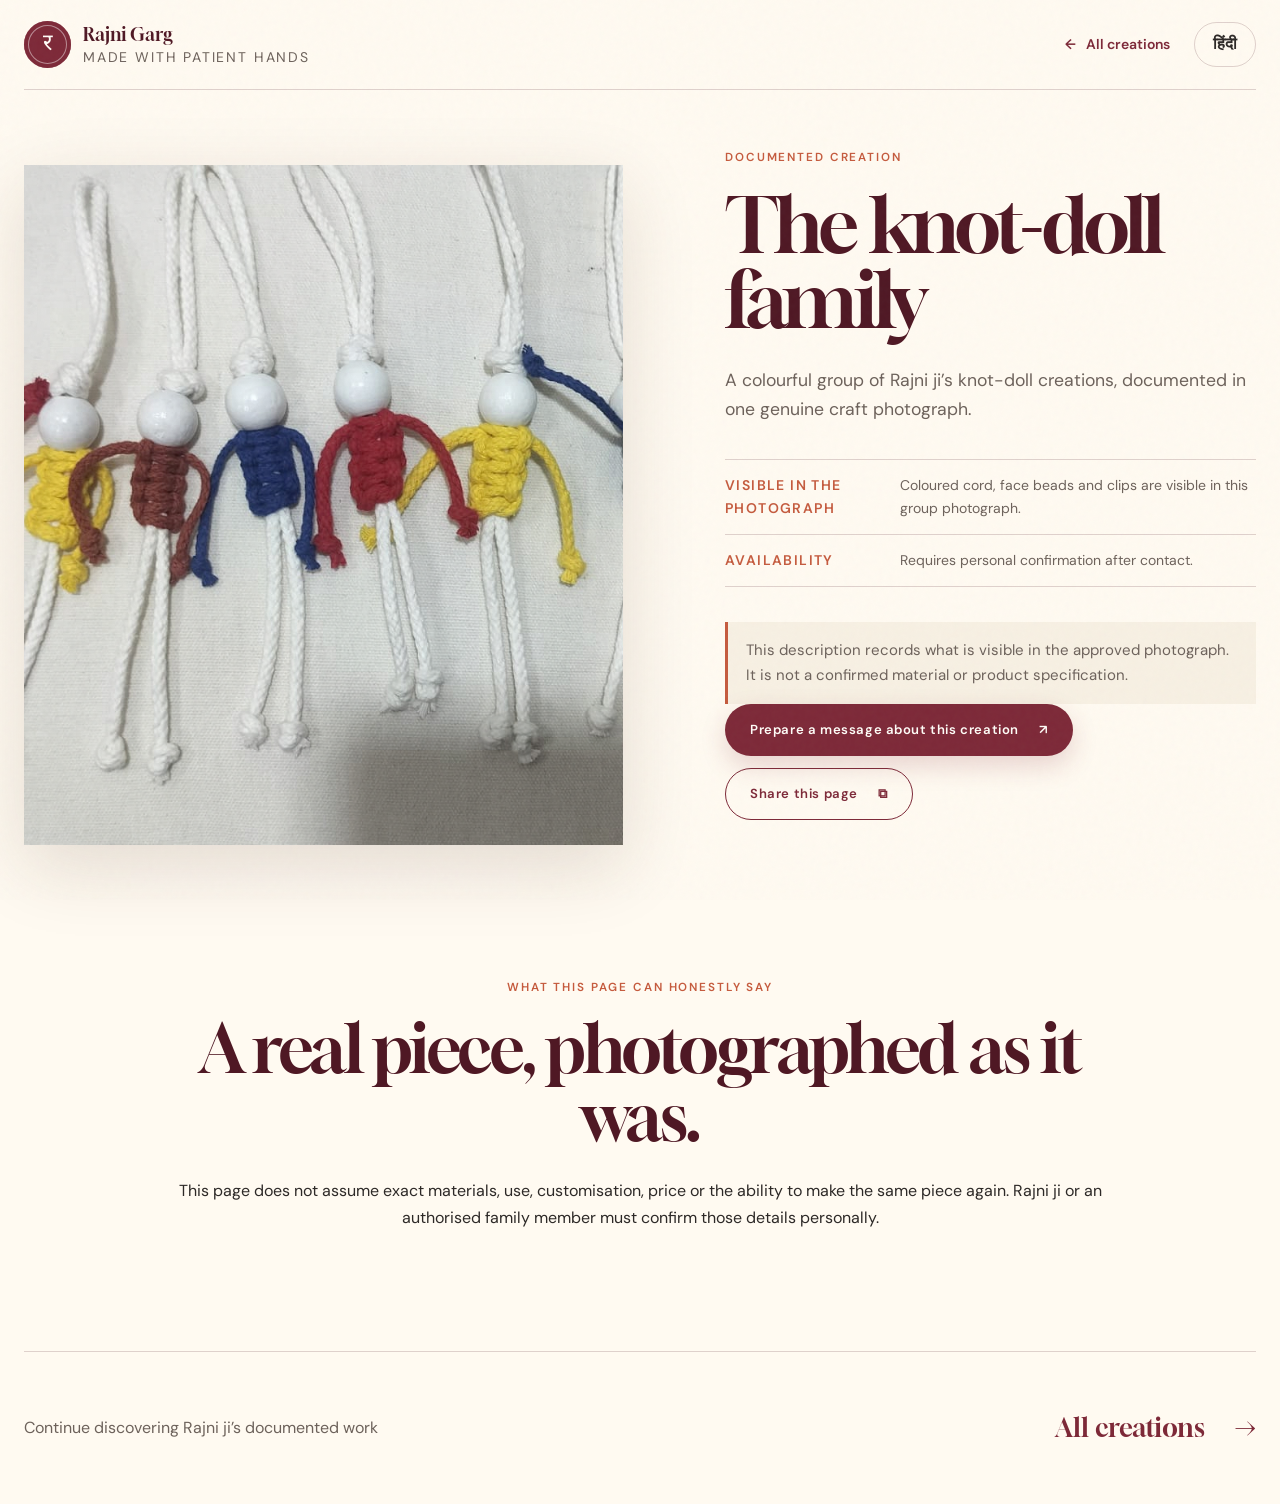
<file: creations/knot-doll-family/index.html>
<!doctype html>
<html lang="en">
<head>
  <meta charset="utf-8">
  <meta name="viewport" content="width=device-width, initial-scale=1">
  <meta name="theme-color" content="#7d2938">
  <meta name="description" content="A colourful group of Rajni ji’s knot-doll creations, documented in one genuine craft photograph.">
  <meta property="og:type" content="article">
  <meta property="og:title" content="The knot-doll family — Rajni Garg">
  <meta property="og:description" content="A colourful group of Rajni ji’s knot-doll creations, documented in one genuine craft photograph.">
  <meta property="og:image" content="https://rajni-garg-crafts.akanshagnikki.chatgpt.site/assets/knot-doll-family.jpg">
  <meta property="og:url" content="https://rajni-garg-crafts.akanshagnikki.chatgpt.site/creations/knot-doll-family/">
  <meta name="twitter:card" content="summary_large_image">
  <link rel="canonical" href="https://rajni-garg-crafts.akanshagnikki.chatgpt.site/creations/knot-doll-family/">
  <link rel="icon" href="../../favicon.svg" type="image/svg+xml">
  <title>The knot-doll family — Rajni Garg</title>
  <link rel="preconnect" href="https://fonts.googleapis.com">
  <link rel="preconnect" href="https://fonts.gstatic.com" crossorigin>
  <link href="https://fonts.googleapis.com/css2?family=DM+Sans:wght@400;500;600&family=Gloock&family=Noto+Sans+Devanagari:wght@400;500;600&display=swap" rel="stylesheet">
  <link rel="stylesheet" href="../../styles.css">
  <link rel="stylesheet" href="../../creation.css">
  <script type="application/ld+json">{"@context":"https://schema.org","@type":"CreativeWork","name":"The knot-doll family","description":"A colourful group of Rajni ji’s knot-doll creations, documented in one genuine craft photograph.","image":"https://rajni-garg-crafts.akanshagnikki.chatgpt.site/assets/knot-doll-family.jpg","creator":{"@type":"Person","name":"Rajni Garg"}}</script>
  <script defer src="../../creation-page.js"></script>
</head>
<body class="detail-body">
  <a class="skip-link" href="#main"><span data-lang-view="en">Skip to content</span><span data-lang-view="hi" hidden>मुख्य सामग्री पर जाएँ</span></a>
  <div class="paper-noise" aria-hidden="true"></div>
  <header class="detail-header">
    <a class="brand" href="../../"><span class="brand-seal" aria-hidden="true">र</span><span class="brand-copy"><strong>Rajni Garg</strong><small data-copy="brand">Made with patient hands</small></span></a>
    <div>
      <a class="back-link" href="../../#creations"><span aria-hidden="true">←</span><span data-copy="back">All creations</span></a>
      <button class="language-toggle" type="button" data-language aria-label="Switch language"><span data-lang-label>हिंदी</span></button>
    </div>
  </header>
  <main id="main" class="detail-main">
    <section class="detail-hero">
      <div class="detail-gallery">
        <figure class="detail-primary"><img src="../../assets/knot-doll-family.jpg" alt="A colourful group of Rajni ji’s handmade knot dolls" width="1200" height="1400" fetchpriority="high"></figure>
      </div>
      <div class="detail-copy">
        <div data-lang-view="en">
          <p class="eyebrow">Documented creation</p>
          <h1 data-page-title>The knot-doll family</h1>
          <p class="detail-intro">A colourful group of Rajni ji’s knot-doll creations, documented in one genuine craft photograph.</p>
          <dl class="piece-facts">
            <div><dt>Visible in the photograph</dt><dd>Coloured cord, face beads and clips are visible in this group photograph.</dd></div>
            <div><dt>Availability</dt><dd>Requires personal confirmation after contact.</dd></div>
          </dl>
          <p class="detail-evidence">This description records what is visible in the approved photograph. It is not a confirmed material or product specification.</p>
          <div class="detail-actions">
            <a class="button button-primary" href="../../#enquire">Prepare a message about this creation <span aria-hidden="true">↗</span></a>
            <button class="button button-outline" type="button" data-share><span data-copy="share">Share this page</span> <span aria-hidden="true">⧉</span></button>
          </div>
        </div>
        <div data-lang-view="hi" hidden>
          <p class="eyebrow">दर्ज रचना</p>
          <h1 data-page-title>गाँठों वाली गुड़ियों का परिवार</h1>
          <p class="detail-intro">राजनी जी की गाँठों वाली रंगीन गुड़ियों का समूह—एक वास्तविक हस्तकला तस्वीर में दर्ज।</p>
          <dl class="piece-facts">
            <div><dt>तस्वीर में दिखाई देता है</dt><dd>इस समूह तस्वीर में रंगीन डोरी, चेहरे वाले मोती और क्लिप दिखाई देते हैं।</dd></div>
            <div><dt>उपलब्धता</dt><dd>संपर्क के बाद व्यक्तिगत पुष्टि आवश्यक है।</dd></div>
          </dl>
          <p class="detail-evidence">यह विवरण केवल स्वीकृत तस्वीर में दिखाई देने वाली बातों को दर्ज करता है। यह सामग्री या उत्पाद की पुष्ट जानकारी नहीं है।</p>
          <div class="detail-actions">
            <a class="button button-primary" href="../../#enquire">इस रचना के बारे में संदेश तैयार करें <span aria-hidden="true">↗</span></a>
            <button class="button button-outline" type="button" data-share><span data-copy="share">यह पन्ना साझा करें</span> <span aria-hidden="true">⧉</span></button>
          </div>
        </div>
        <p class="detail-status" data-status role="status" aria-live="polite"></p>
      </div>
    </section>
    <section class="detail-story">
      <div data-lang-view="en">
        <p class="eyebrow">What this page can honestly say</p>
        <h2>A real piece, photographed as it was.</h2>
        <p>This page does not assume exact materials, use, customisation, price or the ability to make the same piece again. Rajni ji or an authorised family member must confirm those details personally.</p>
      </div>
      <div data-lang-view="hi" hidden>
        <p class="eyebrow">यह पन्ना ईमानदारी से क्या कह सकता है</p>
        <h2>एक वास्तविक रचना, जैसी थी वैसी ही तस्वीर में दर्ज।</h2>
        <p>यह पन्ना सटीक सामग्री, उपयोग, आपकी पसंद के बदलाव, मूल्य या इसी रचना को दोबारा बनाने की संभावना का अनुमान नहीं लगाता। इन बातों की पुष्टि राजनी जी या परिवार का अधिकृत सदस्य व्यक्तिगत रूप से करेगा।</p>
      </div>
    </section>
    <section class="detail-next">
      <p data-lang-view="en">Continue discovering Rajni ji’s documented work</p>
      <p data-lang-view="hi" hidden>राजनी जी की और दर्ज रचनाएँ देखिए</p>
      <a href="../../#creations"><span data-copy="back">All creations</span><span aria-hidden="true">→</span></a>
    </section>
  </main>
</body>
</html>
</file>
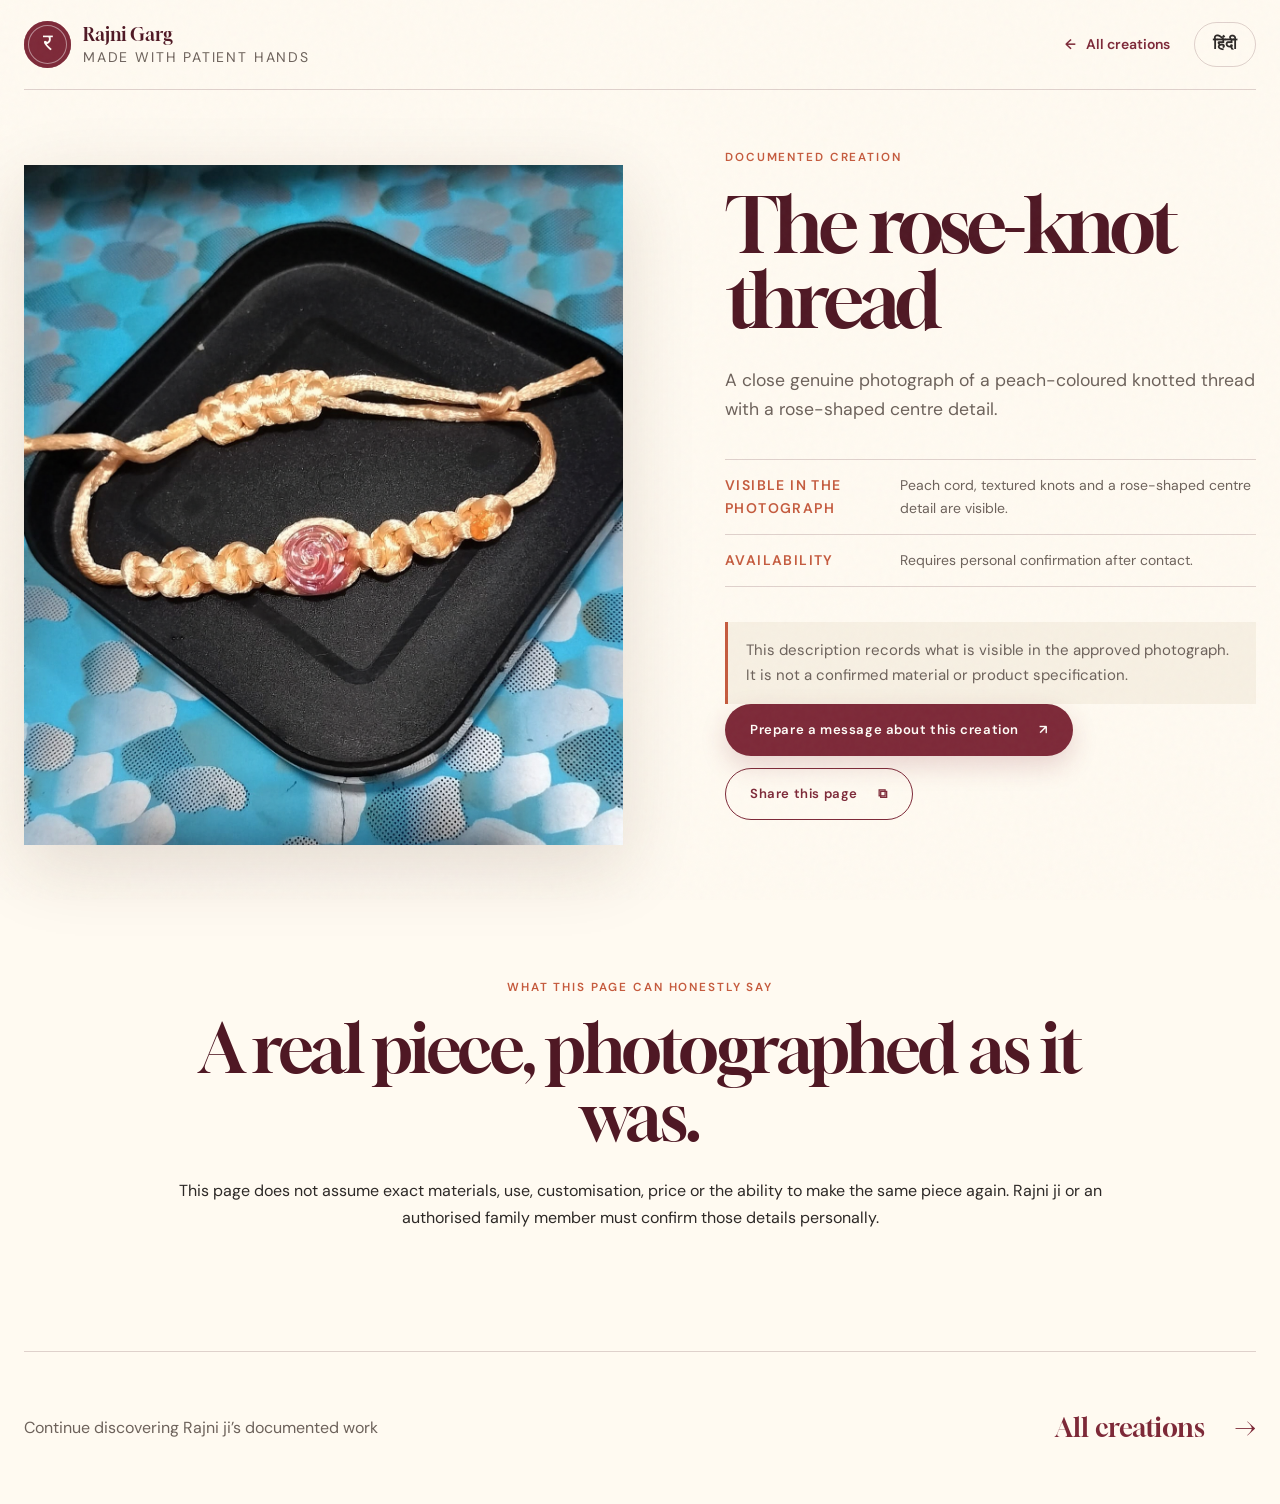
<file: creations/rose-knot-thread/index.html>
<!doctype html>
<html lang="en">
<head>
  <meta charset="utf-8">
  <meta name="viewport" content="width=device-width, initial-scale=1">
  <meta name="theme-color" content="#7d2938">
  <meta name="description" content="A close genuine photograph of a peach-coloured knotted thread with a rose-shaped centre detail.">
  <meta property="og:type" content="article">
  <meta property="og:title" content="The rose-knot thread — Rajni Garg">
  <meta property="og:description" content="A close genuine photograph of a peach-coloured knotted thread with a rose-shaped centre detail.">
  <meta property="og:image" content="https://rajni-garg-crafts.akanshagnikki.chatgpt.site/assets/rose-knot-thread.jpg">
  <meta property="og:url" content="https://rajni-garg-crafts.akanshagnikki.chatgpt.site/creations/rose-knot-thread/">
  <meta name="twitter:card" content="summary_large_image">
  <link rel="canonical" href="https://rajni-garg-crafts.akanshagnikki.chatgpt.site/creations/rose-knot-thread/">
  <link rel="icon" href="../../favicon.svg" type="image/svg+xml">
  <title>The rose-knot thread — Rajni Garg</title>
  <link rel="preconnect" href="https://fonts.googleapis.com">
  <link rel="preconnect" href="https://fonts.gstatic.com" crossorigin>
  <link href="https://fonts.googleapis.com/css2?family=DM+Sans:wght@400;500;600&family=Gloock&family=Noto+Sans+Devanagari:wght@400;500;600&display=swap" rel="stylesheet">
  <link rel="stylesheet" href="../../styles.css">
  <link rel="stylesheet" href="../../creation.css">
  <script type="application/ld+json">{"@context":"https://schema.org","@type":"CreativeWork","name":"The rose-knot thread","description":"A close genuine photograph of a peach-coloured knotted thread with a rose-shaped centre detail.","image":"https://rajni-garg-crafts.akanshagnikki.chatgpt.site/assets/rose-knot-thread.jpg","creator":{"@type":"Person","name":"Rajni Garg"}}</script>
  <script defer src="../../creation-page.js"></script>
</head>
<body class="detail-body">
  <a class="skip-link" href="#main"><span data-lang-view="en">Skip to content</span><span data-lang-view="hi" hidden>मुख्य सामग्री पर जाएँ</span></a>
  <div class="paper-noise" aria-hidden="true"></div>
  <header class="detail-header">
    <a class="brand" href="../../"><span class="brand-seal" aria-hidden="true">र</span><span class="brand-copy"><strong>Rajni Garg</strong><small data-copy="brand">Made with patient hands</small></span></a>
    <div>
      <a class="back-link" href="../../#creations"><span aria-hidden="true">←</span><span data-copy="back">All creations</span></a>
      <button class="language-toggle" type="button" data-language aria-label="Switch language"><span data-lang-label>हिंदी</span></button>
    </div>
  </header>
  <main id="main" class="detail-main">
    <section class="detail-hero">
      <div class="detail-gallery">
        <figure class="detail-primary"><img src="../../assets/rose-knot-thread.jpg" alt="Peach knotwork thread with a rose-shaped centre detail" width="1200" height="1400" fetchpriority="high"></figure>
      </div>
      <div class="detail-copy">
        <div data-lang-view="en">
          <p class="eyebrow">Documented creation</p>
          <h1 data-page-title>The rose-knot thread</h1>
          <p class="detail-intro">A close genuine photograph of a peach-coloured knotted thread with a rose-shaped centre detail.</p>
          <dl class="piece-facts">
            <div><dt>Visible in the photograph</dt><dd>Peach cord, textured knots and a rose-shaped centre detail are visible.</dd></div>
            <div><dt>Availability</dt><dd>Requires personal confirmation after contact.</dd></div>
          </dl>
          <p class="detail-evidence">This description records what is visible in the approved photograph. It is not a confirmed material or product specification.</p>
          <div class="detail-actions">
            <a class="button button-primary" href="../../#enquire">Prepare a message about this creation <span aria-hidden="true">↗</span></a>
            <button class="button button-outline" type="button" data-share><span data-copy="share">Share this page</span> <span aria-hidden="true">⧉</span></button>
          </div>
        </div>
        <div data-lang-view="hi" hidden>
          <p class="eyebrow">दर्ज रचना</p>
          <h1 data-page-title>गुलाब वाली गाँठ-डोरी</h1>
          <p class="detail-intro">आड़ू रंग की गाँठ-डोरी और बीच में गुलाब जैसे आकार की बारीकी की वास्तविक नज़दीकी तस्वीर।</p>
          <dl class="piece-facts">
            <div><dt>तस्वीर में दिखाई देता है</dt><dd>आड़ू रंग की डोरी, बनावट वाली गाँठें और गुलाब जैसा मध्य भाग दिखाई देता है।</dd></div>
            <div><dt>उपलब्धता</dt><dd>संपर्क के बाद व्यक्तिगत पुष्टि आवश्यक है।</dd></div>
          </dl>
          <p class="detail-evidence">यह विवरण केवल स्वीकृत तस्वीर में दिखाई देने वाली बातों को दर्ज करता है। यह सामग्री या उत्पाद की पुष्ट जानकारी नहीं है।</p>
          <div class="detail-actions">
            <a class="button button-primary" href="../../#enquire">इस रचना के बारे में संदेश तैयार करें <span aria-hidden="true">↗</span></a>
            <button class="button button-outline" type="button" data-share><span data-copy="share">यह पन्ना साझा करें</span> <span aria-hidden="true">⧉</span></button>
          </div>
        </div>
        <p class="detail-status" data-status role="status" aria-live="polite"></p>
      </div>
    </section>
    <section class="detail-story">
      <div data-lang-view="en">
        <p class="eyebrow">What this page can honestly say</p>
        <h2>A real piece, photographed as it was.</h2>
        <p>This page does not assume exact materials, use, customisation, price or the ability to make the same piece again. Rajni ji or an authorised family member must confirm those details personally.</p>
      </div>
      <div data-lang-view="hi" hidden>
        <p class="eyebrow">यह पन्ना ईमानदारी से क्या कह सकता है</p>
        <h2>एक वास्तविक रचना, जैसी थी वैसी ही तस्वीर में दर्ज।</h2>
        <p>यह पन्ना सटीक सामग्री, उपयोग, आपकी पसंद के बदलाव, मूल्य या इसी रचना को दोबारा बनाने की संभावना का अनुमान नहीं लगाता। इन बातों की पुष्टि राजनी जी या परिवार का अधिकृत सदस्य व्यक्तिगत रूप से करेगा।</p>
      </div>
    </section>
    <section class="detail-next">
      <p data-lang-view="en">Continue discovering Rajni ji’s documented work</p>
      <p data-lang-view="hi" hidden>राजनी जी की और दर्ज रचनाएँ देखिए</p>
      <a href="../../#creations"><span data-copy="back">All creations</span><span aria-hidden="true">→</span></a>
    </section>
  </main>
</body>
</html>
</file>
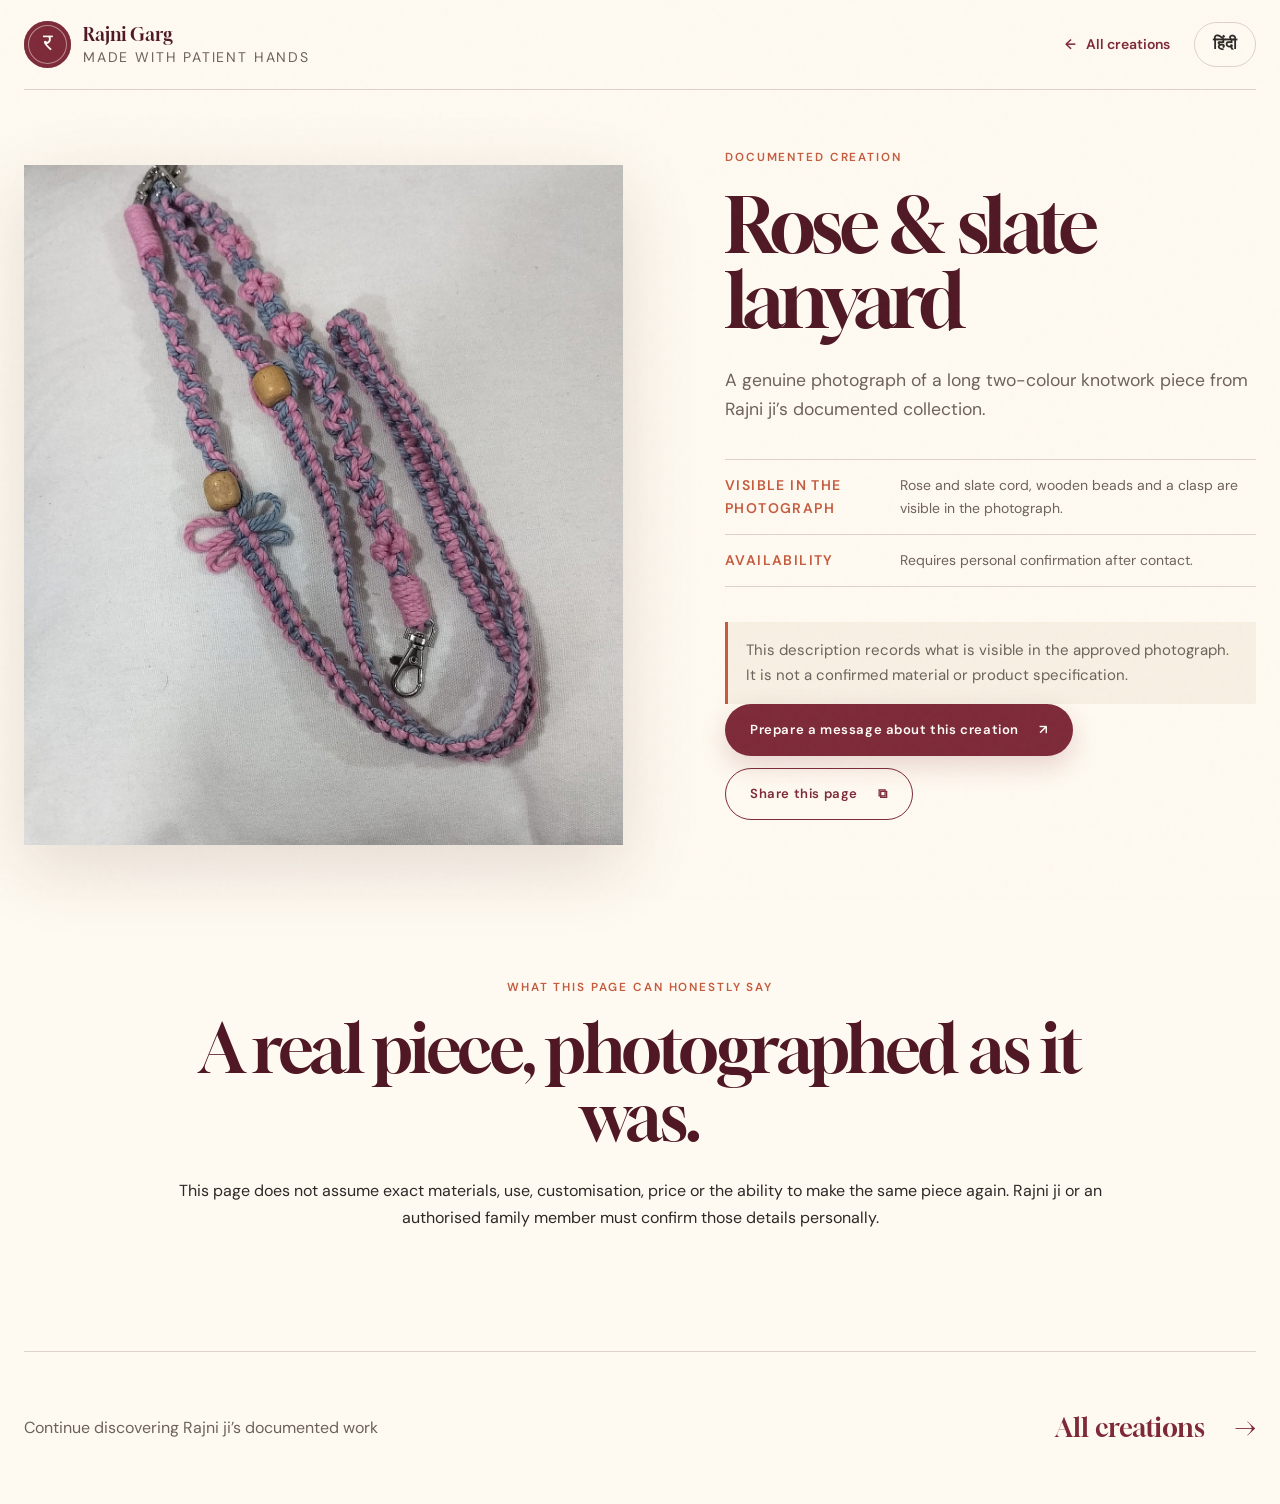
<file: creations/rose-slate-lanyard/index.html>
<!doctype html>
<html lang="en">
<head>
  <meta charset="utf-8">
  <meta name="viewport" content="width=device-width, initial-scale=1">
  <meta name="theme-color" content="#7d2938">
  <meta name="description" content="A genuine photograph of a long two-colour knotwork piece from Rajni ji’s documented collection.">
  <meta property="og:type" content="article">
  <meta property="og:title" content="Rose &amp; slate lanyard — Rajni Garg">
  <meta property="og:description" content="A genuine photograph of a long two-colour knotwork piece from Rajni ji’s documented collection.">
  <meta property="og:image" content="https://rajni-garg-crafts.akanshagnikki.chatgpt.site/assets/rose-slate-lanyard.jpg">
  <meta property="og:url" content="https://rajni-garg-crafts.akanshagnikki.chatgpt.site/creations/rose-slate-lanyard/">
  <meta name="twitter:card" content="summary_large_image">
  <link rel="canonical" href="https://rajni-garg-crafts.akanshagnikki.chatgpt.site/creations/rose-slate-lanyard/">
  <link rel="icon" href="../../favicon.svg" type="image/svg+xml">
  <title>Rose &amp; slate lanyard — Rajni Garg</title>
  <link rel="preconnect" href="https://fonts.googleapis.com">
  <link rel="preconnect" href="https://fonts.gstatic.com" crossorigin>
  <link href="https://fonts.googleapis.com/css2?family=DM+Sans:wght@400;500;600&family=Gloock&family=Noto+Sans+Devanagari:wght@400;500;600&display=swap" rel="stylesheet">
  <link rel="stylesheet" href="../../styles.css">
  <link rel="stylesheet" href="../../creation.css">
  <script type="application/ld+json">{"@context":"https://schema.org","@type":"CreativeWork","name":"Rose & slate lanyard","description":"A genuine photograph of a long two-colour knotwork piece from Rajni ji’s documented collection.","image":"https://rajni-garg-crafts.akanshagnikki.chatgpt.site/assets/rose-slate-lanyard.jpg","creator":{"@type":"Person","name":"Rajni Garg"}}</script>
  <script defer src="../../creation-page.js"></script>
</head>
<body class="detail-body">
  <a class="skip-link" href="#main"><span data-lang-view="en">Skip to content</span><span data-lang-view="hi" hidden>मुख्य सामग्री पर जाएँ</span></a>
  <div class="paper-noise" aria-hidden="true"></div>
  <header class="detail-header">
    <a class="brand" href="../../"><span class="brand-seal" aria-hidden="true">र</span><span class="brand-copy"><strong>Rajni Garg</strong><small data-copy="brand">Made with patient hands</small></span></a>
    <div>
      <a class="back-link" href="../../#creations"><span aria-hidden="true">←</span><span data-copy="back">All creations</span></a>
      <button class="language-toggle" type="button" data-language aria-label="Switch language"><span data-lang-label>हिंदी</span></button>
    </div>
  </header>
  <main id="main" class="detail-main">
    <section class="detail-hero">
      <div class="detail-gallery">
        <figure class="detail-primary"><img src="../../assets/rose-slate-lanyard.jpg" alt="Rose and slate knotwork lanyard with wooden beads" width="1200" height="1400" fetchpriority="high"></figure>
      </div>
      <div class="detail-copy">
        <div data-lang-view="en">
          <p class="eyebrow">Documented creation</p>
          <h1 data-page-title>Rose &amp; slate lanyard</h1>
          <p class="detail-intro">A genuine photograph of a long two-colour knotwork piece from Rajni ji’s documented collection.</p>
          <dl class="piece-facts">
            <div><dt>Visible in the photograph</dt><dd>Rose and slate cord, wooden beads and a clasp are visible in the photograph.</dd></div>
            <div><dt>Availability</dt><dd>Requires personal confirmation after contact.</dd></div>
          </dl>
          <p class="detail-evidence">This description records what is visible in the approved photograph. It is not a confirmed material or product specification.</p>
          <div class="detail-actions">
            <a class="button button-primary" href="../../#enquire">Prepare a message about this creation <span aria-hidden="true">↗</span></a>
            <button class="button button-outline" type="button" data-share><span data-copy="share">Share this page</span> <span aria-hidden="true">⧉</span></button>
          </div>
        </div>
        <div data-lang-view="hi" hidden>
          <p class="eyebrow">दर्ज रचना</p>
          <h1 data-page-title>गुलाबी और स्लेटी लैनयार्ड</h1>
          <p class="detail-intro">राजनी जी के दर्ज संग्रह की लंबी, दो रंगों वाली गाँठ-कला की वास्तविक तस्वीर।</p>
          <dl class="piece-facts">
            <div><dt>तस्वीर में दिखाई देता है</dt><dd>तस्वीर में गुलाबी-स्लेटी डोरी, लकड़ी के मोती और क्लिप दिखाई देते हैं।</dd></div>
            <div><dt>उपलब्धता</dt><dd>संपर्क के बाद व्यक्तिगत पुष्टि आवश्यक है।</dd></div>
          </dl>
          <p class="detail-evidence">यह विवरण केवल स्वीकृत तस्वीर में दिखाई देने वाली बातों को दर्ज करता है। यह सामग्री या उत्पाद की पुष्ट जानकारी नहीं है।</p>
          <div class="detail-actions">
            <a class="button button-primary" href="../../#enquire">इस रचना के बारे में संदेश तैयार करें <span aria-hidden="true">↗</span></a>
            <button class="button button-outline" type="button" data-share><span data-copy="share">यह पन्ना साझा करें</span> <span aria-hidden="true">⧉</span></button>
          </div>
        </div>
        <p class="detail-status" data-status role="status" aria-live="polite"></p>
      </div>
    </section>
    <section class="detail-story">
      <div data-lang-view="en">
        <p class="eyebrow">What this page can honestly say</p>
        <h2>A real piece, photographed as it was.</h2>
        <p>This page does not assume exact materials, use, customisation, price or the ability to make the same piece again. Rajni ji or an authorised family member must confirm those details personally.</p>
      </div>
      <div data-lang-view="hi" hidden>
        <p class="eyebrow">यह पन्ना ईमानदारी से क्या कह सकता है</p>
        <h2>एक वास्तविक रचना, जैसी थी वैसी ही तस्वीर में दर्ज।</h2>
        <p>यह पन्ना सटीक सामग्री, उपयोग, आपकी पसंद के बदलाव, मूल्य या इसी रचना को दोबारा बनाने की संभावना का अनुमान नहीं लगाता। इन बातों की पुष्टि राजनी जी या परिवार का अधिकृत सदस्य व्यक्तिगत रूप से करेगा।</p>
      </div>
    </section>
    <section class="detail-next">
      <p data-lang-view="en">Continue discovering Rajni ji’s documented work</p>
      <p data-lang-view="hi" hidden>राजनी जी की और दर्ज रचनाएँ देखिए</p>
      <a href="../../#creations"><span data-copy="back">All creations</span><span aria-hidden="true">→</span></a>
    </section>
  </main>
</body>
</html>
</file>
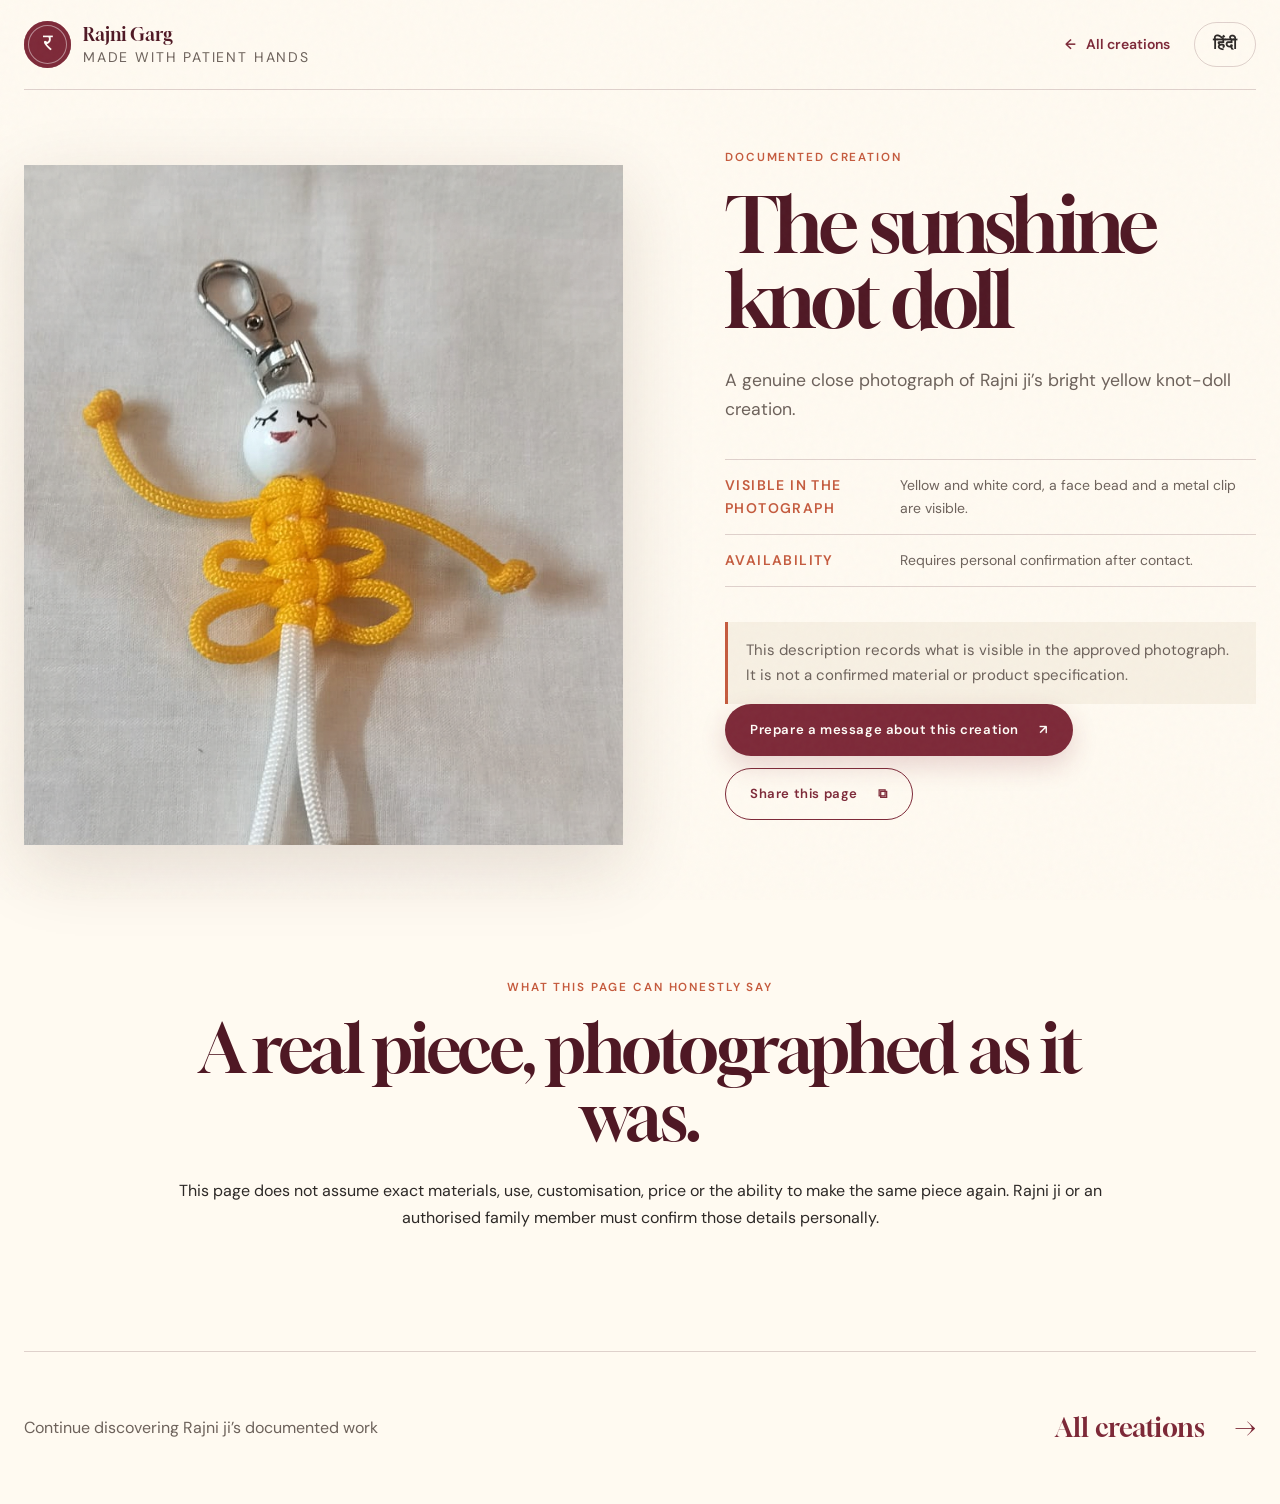
<file: creations/sunshine-knot-doll/index.html>
<!doctype html>
<html lang="en">
<head>
  <meta charset="utf-8">
  <meta name="viewport" content="width=device-width, initial-scale=1">
  <meta name="theme-color" content="#7d2938">
  <meta name="description" content="A genuine close photograph of Rajni ji’s bright yellow knot-doll creation.">
  <meta property="og:type" content="article">
  <meta property="og:title" content="The sunshine knot doll — Rajni Garg">
  <meta property="og:description" content="A genuine close photograph of Rajni ji’s bright yellow knot-doll creation.">
  <meta property="og:image" content="https://rajni-garg-crafts.akanshagnikki.chatgpt.site/assets/yellow-knot-doll.jpg">
  <meta property="og:url" content="https://rajni-garg-crafts.akanshagnikki.chatgpt.site/creations/sunshine-knot-doll/">
  <meta name="twitter:card" content="summary_large_image">
  <link rel="canonical" href="https://rajni-garg-crafts.akanshagnikki.chatgpt.site/creations/sunshine-knot-doll/">
  <link rel="icon" href="../../favicon.svg" type="image/svg+xml">
  <title>The sunshine knot doll — Rajni Garg</title>
  <link rel="preconnect" href="https://fonts.googleapis.com">
  <link rel="preconnect" href="https://fonts.gstatic.com" crossorigin>
  <link href="https://fonts.googleapis.com/css2?family=DM+Sans:wght@400;500;600&family=Gloock&family=Noto+Sans+Devanagari:wght@400;500;600&display=swap" rel="stylesheet">
  <link rel="stylesheet" href="../../styles.css">
  <link rel="stylesheet" href="../../creation.css">
  <script type="application/ld+json">{"@context":"https://schema.org","@type":"CreativeWork","name":"The sunshine knot doll","description":"A genuine close photograph of Rajni ji’s bright yellow knot-doll creation.","image":"https://rajni-garg-crafts.akanshagnikki.chatgpt.site/assets/yellow-knot-doll.jpg","creator":{"@type":"Person","name":"Rajni Garg"}}</script>
  <script defer src="../../creation-page.js"></script>
</head>
<body class="detail-body">
  <a class="skip-link" href="#main"><span data-lang-view="en">Skip to content</span><span data-lang-view="hi" hidden>मुख्य सामग्री पर जाएँ</span></a>
  <div class="paper-noise" aria-hidden="true"></div>
  <header class="detail-header">
    <a class="brand" href="../../"><span class="brand-seal" aria-hidden="true">र</span><span class="brand-copy"><strong>Rajni Garg</strong><small data-copy="brand">Made with patient hands</small></span></a>
    <div>
      <a class="back-link" href="../../#creations"><span aria-hidden="true">←</span><span data-copy="back">All creations</span></a>
      <button class="language-toggle" type="button" data-language aria-label="Switch language"><span data-lang-label>हिंदी</span></button>
    </div>
  </header>
  <main id="main" class="detail-main">
    <section class="detail-hero">
      <div class="detail-gallery">
        <figure class="detail-primary"><img src="../../assets/yellow-knot-doll.jpg" alt="Bright yellow knot doll with white cord details" width="1200" height="1400" fetchpriority="high"></figure>
      </div>
      <div class="detail-copy">
        <div data-lang-view="en">
          <p class="eyebrow">Documented creation</p>
          <h1 data-page-title>The sunshine knot doll</h1>
          <p class="detail-intro">A genuine close photograph of Rajni ji’s bright yellow knot-doll creation.</p>
          <dl class="piece-facts">
            <div><dt>Visible in the photograph</dt><dd>Yellow and white cord, a face bead and a metal clip are visible.</dd></div>
            <div><dt>Availability</dt><dd>Requires personal confirmation after contact.</dd></div>
          </dl>
          <p class="detail-evidence">This description records what is visible in the approved photograph. It is not a confirmed material or product specification.</p>
          <div class="detail-actions">
            <a class="button button-primary" href="../../#enquire">Prepare a message about this creation <span aria-hidden="true">↗</span></a>
            <button class="button button-outline" type="button" data-share><span data-copy="share">Share this page</span> <span aria-hidden="true">⧉</span></button>
          </div>
        </div>
        <div data-lang-view="hi" hidden>
          <p class="eyebrow">दर्ज रचना</p>
          <h1 data-page-title>धूप-सी पीली गाँठ-गुड़िया</h1>
          <p class="detail-intro">राजनी जी की चमकीली पीली गाँठ-गुड़िया की वास्तविक नज़दीकी तस्वीर।</p>
          <dl class="piece-facts">
            <div><dt>तस्वीर में दिखाई देता है</dt><dd>तस्वीर में पीली-सफेद डोरी, चेहरे वाला मोती और धातु की क्लिप दिखाई देती है।</dd></div>
            <div><dt>उपलब्धता</dt><dd>संपर्क के बाद व्यक्तिगत पुष्टि आवश्यक है।</dd></div>
          </dl>
          <p class="detail-evidence">यह विवरण केवल स्वीकृत तस्वीर में दिखाई देने वाली बातों को दर्ज करता है। यह सामग्री या उत्पाद की पुष्ट जानकारी नहीं है।</p>
          <div class="detail-actions">
            <a class="button button-primary" href="../../#enquire">इस रचना के बारे में संदेश तैयार करें <span aria-hidden="true">↗</span></a>
            <button class="button button-outline" type="button" data-share><span data-copy="share">यह पन्ना साझा करें</span> <span aria-hidden="true">⧉</span></button>
          </div>
        </div>
        <p class="detail-status" data-status role="status" aria-live="polite"></p>
      </div>
    </section>
    <section class="detail-story">
      <div data-lang-view="en">
        <p class="eyebrow">What this page can honestly say</p>
        <h2>A real piece, photographed as it was.</h2>
        <p>This page does not assume exact materials, use, customisation, price or the ability to make the same piece again. Rajni ji or an authorised family member must confirm those details personally.</p>
      </div>
      <div data-lang-view="hi" hidden>
        <p class="eyebrow">यह पन्ना ईमानदारी से क्या कह सकता है</p>
        <h2>एक वास्तविक रचना, जैसी थी वैसी ही तस्वीर में दर्ज।</h2>
        <p>यह पन्ना सटीक सामग्री, उपयोग, आपकी पसंद के बदलाव, मूल्य या इसी रचना को दोबारा बनाने की संभावना का अनुमान नहीं लगाता। इन बातों की पुष्टि राजनी जी या परिवार का अधिकृत सदस्य व्यक्तिगत रूप से करेगा।</p>
      </div>
    </section>
    <section class="detail-next">
      <p data-lang-view="en">Continue discovering Rajni ji’s documented work</p>
      <p data-lang-view="hi" hidden>राजनी जी की और दर्ज रचनाएँ देखिए</p>
      <a href="../../#creations"><span data-copy="back">All creations</span><span aria-hidden="true">→</span></a>
    </section>
  </main>
</body>
</html>
</file>
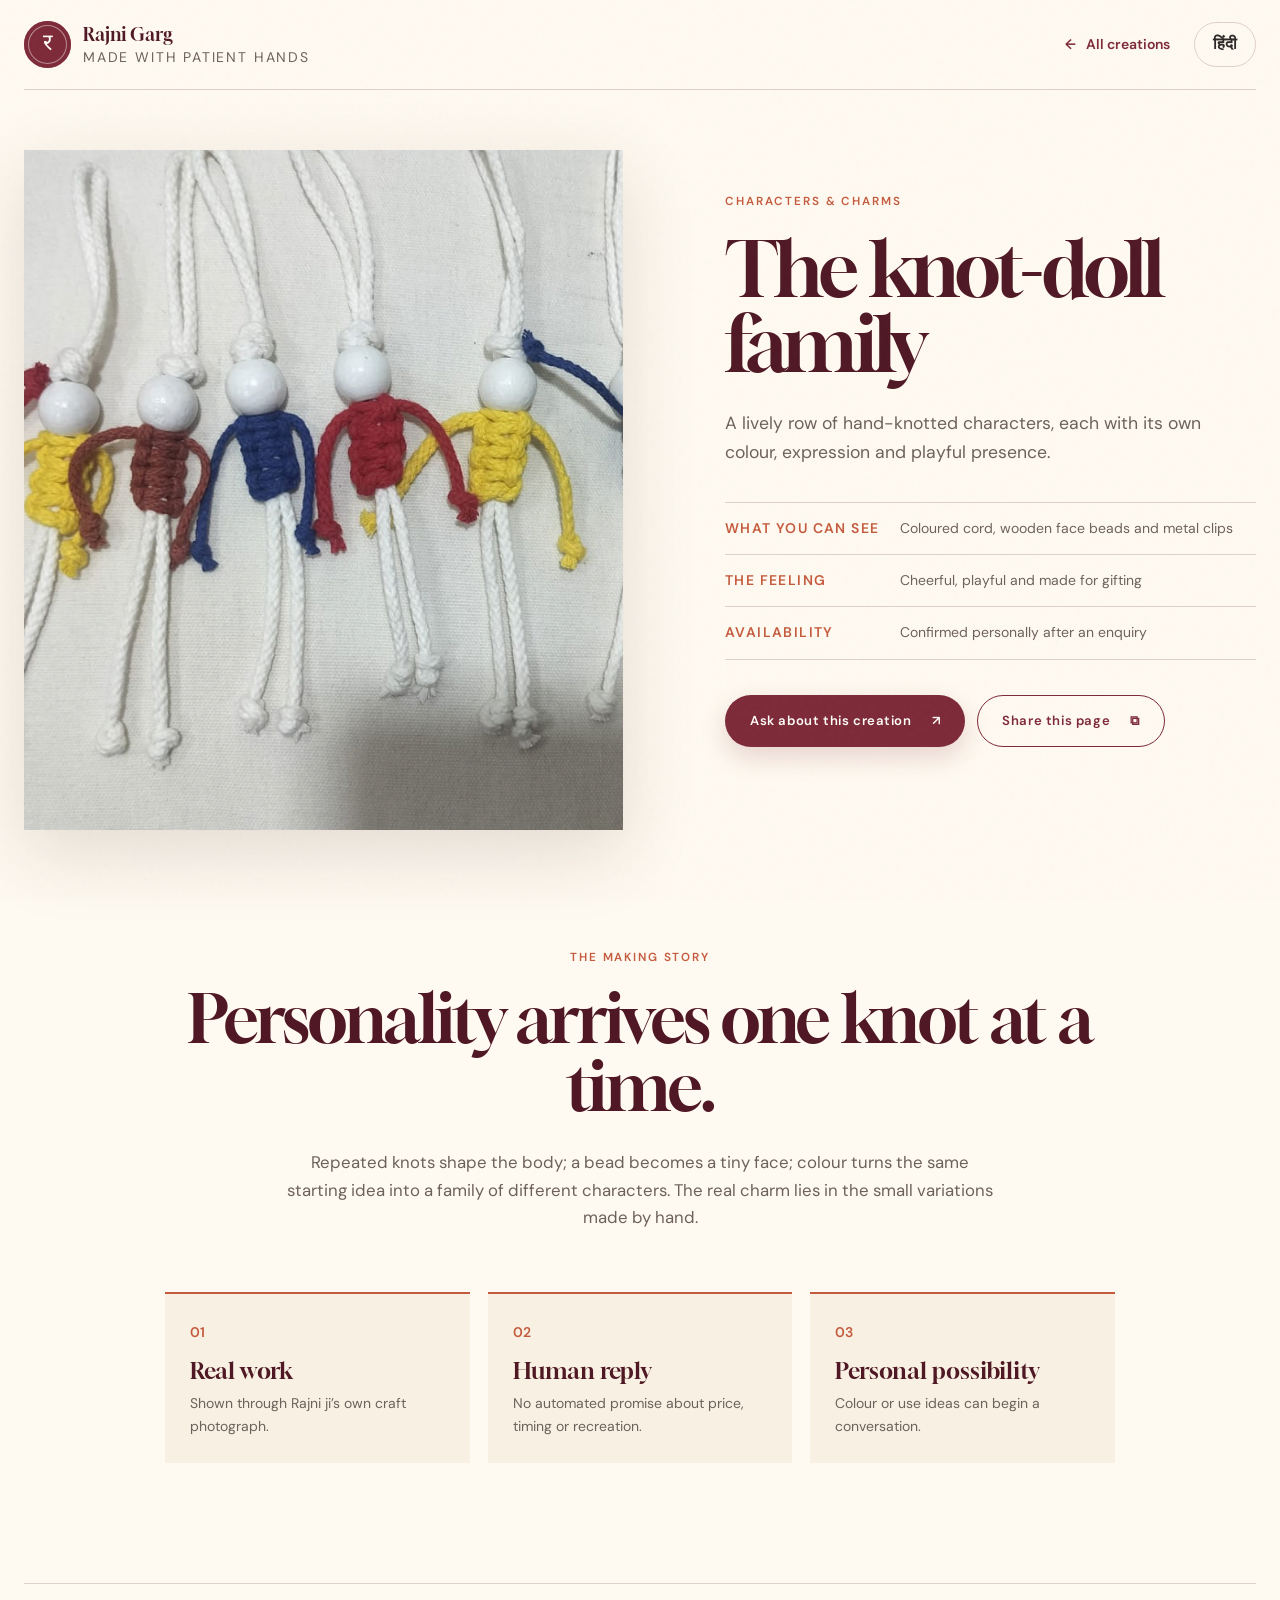
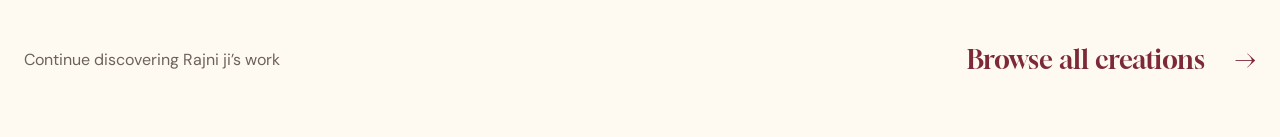
<file: creation.html>
<!doctype html>
<html lang="en">
<head>
  <meta charset="utf-8">
  <meta name="viewport" content="width=device-width, initial-scale=1">
  <meta name="theme-color" content="#7d2938">
  <meta name="description" content="Discover a handmade creation by Rajni Garg in Sagar, Madhya Pradesh.">
  <meta property="og:type" content="article">
  <meta property="og:title" content="A handmade creation by Rajni Garg">
  <meta property="og:description" content="Made with patient hands in Sagar, Madhya Pradesh.">
  <meta property="og:image" content="https://rajni-garg-crafts.akanshagnikki.chatgpt.site/assets/knot-doll-family.jpg">
  <meta name="twitter:card" content="summary_large_image">
  <title>Creation — Rajni Garg</title>
  <link rel="preconnect" href="https://fonts.googleapis.com">
  <link rel="preconnect" href="https://fonts.gstatic.com" crossorigin>
  <link href="https://fonts.googleapis.com/css2?family=DM+Sans:wght@400;500;600&family=Gloock&family=Noto+Sans+Devanagari:wght@400;500;600&display=swap" rel="stylesheet">
  <link rel="stylesheet" href="styles.css">
  <link rel="stylesheet" href="creation.css">
  <script>document.documentElement.classList.add("js");</script>
  <script defer src="creation.js"></script>
</head>
<body class="detail-body">
  <a class="skip-link" href="#main">Skip to content</a>
  <div class="paper-noise" aria-hidden="true"></div>
  <header class="detail-header">
    <a class="brand" href="index.html"><span class="brand-seal" aria-hidden="true">र</span><span class="brand-copy"><strong>Rajni Garg</strong><small data-copy="brand">Made with patient hands</small></span></a>
    <div>
      <a class="back-link" href="index.html#creations"><span aria-hidden="true">←</span><span data-copy="back">All creations</span></a>
      <button class="language-toggle" type="button" data-language><span data-lang-label>हिंदी</span></button>
    </div>
  </header>

  <main id="main" class="detail-main">
    <section class="detail-hero">
      <div class="detail-gallery">
        <figure class="detail-primary"><img data-piece-image src="assets/knot-doll-family.jpg" alt=""></figure>
        <figure class="detail-secondary"><img data-piece-secondary src="assets/yellow-knot-doll.jpg" alt=""></figure>
      </div>
      <div class="detail-copy">
        <p class="eyebrow" data-piece-family></p>
        <h1 data-piece-title></h1>
        <p class="detail-intro" data-piece-intro></p>
        <dl class="piece-facts">
          <div><dt data-copy="materialsLabel">What you can see</dt><dd data-piece-materials></dd></div>
          <div><dt data-copy="characterLabel">The feeling</dt><dd data-piece-character></dd></div>
          <div><dt data-copy="availabilityLabel">Availability</dt><dd data-copy="availability">Confirmed personally after an enquiry</dd></div>
        </dl>
        <div class="detail-actions">
          <button class="button button-primary" type="button" data-enquire><span data-copy="ask">Ask about this creation</span><span aria-hidden="true">↗</span></button>
          <button class="button button-outline" type="button" data-share><span data-copy="share">Share this page</span><span aria-hidden="true">⧉</span></button>
        </div>
        <p class="detail-status" data-status role="status"></p>
      </div>
    </section>

    <section class="detail-story">
      <p class="eyebrow" data-copy="storyEyebrow">The making story</p>
      <h2 data-piece-story-title></h2>
      <p data-piece-story></p>
      <div class="detail-principles">
        <article><span>01</span><h3 data-copy="realTitle">Real work</h3><p data-copy="realBody">Shown through Rajni ji’s own craft photograph.</p></article>
        <article><span>02</span><h3 data-copy="humanTitle">Human reply</h3><p data-copy="humanBody">No automated promise about price, timing or recreation.</p></article>
        <article><span>03</span><h3 data-copy="personalTitle">Personal possibility</h3><p data-copy="personalBody">Colour or use ideas can begin a conversation.</p></article>
      </div>
    </section>

    <section class="detail-next">
      <p data-copy="next">Continue discovering Rajni ji’s work</p>
      <a href="index.html#creations"><span data-copy="browse">Browse all creations</span><span aria-hidden="true">→</span></a>
    </section>
  </main>

  <dialog class="enquiry-dialog" data-enquiry-dialog aria-labelledby="enquiry-title">
    <button class="dialog-close" type="button" data-enquiry-close aria-label="Close">×</button>
    <div class="dialog-heading">
      <p class="eyebrow" data-copy="formEyebrow">A thoughtful beginning</p>
      <h2 id="enquiry-title" data-copy="formTitle">Ask about this creation</h2>
      <p data-copy="formIntro">Prepare a message, then copy or share it. Your details are not stored here.</p>
    </div>
    <form data-enquiry-form>
      <label><span data-copy="name">Your name</span><input name="name" autocomplete="name" required></label>
      <label><span data-copy="city">Your city</span><input name="city" autocomplete="address-level2"></label>
      <label class="full"><span data-copy="message">Your question or idea</span><textarea name="message" rows="5" required></textarea></label>
      <label class="consent full"><input type="checkbox" required><span data-copy="consent">I understand that possibility, price and timing are confirmed personally.</span></label>
      <div class="form-actions full">
        <button class="button button-primary" type="submit"><span data-copy="copy">Copy enquiry</span><span aria-hidden="true">⧉</span></button>
        <button class="button button-outline" type="button" data-share-enquiry><span data-copy="shareMessage">Share message</span><span aria-hidden="true">↗</span></button>
      </div>
      <p class="form-status full" data-form-status role="status"></p>
    </form>
  </dialog>
</body>
</html>
</file>
<file: styles.css>
:root {
  --ivory: #f7f0e3;
  --paper: #fffaf1;
  --sand: #e9d7bd;
  --terracotta: #c55b3e;
  --maroon: #7d2938;
  --maroon-dark: #4f1824;
  --mustard: #d69b29;
  --indigo: #243a5a;
  --ink: #2d2927;
  --muted: #6d625b;
  --white: #fffdf8;
  --line: rgba(79, 24, 36, .18);
  --serif: "Gloock", Georgia, serif;
  --sans: "DM Sans", Arial, sans-serif;
  --devanagari: "Noto Sans Devanagari", "Nirmala UI", sans-serif;
  --page: min(1240px, calc(100vw - 48px));
  --shadow: 0 22px 70px rgba(66, 34, 22, .14);
}

* { box-sizing: border-box; }
html { scroll-behavior: smooth; background: var(--ivory); }
body { margin: 0; color: var(--ink); background: var(--ivory); font-family: var(--sans); font-size: 16px; line-height: 1.65; overflow-x: hidden; }
body[data-lang="hi"] { font-family: var(--devanagari); }
body.modal-open { overflow: hidden; }
button, input, select, textarea { font: inherit; }
button, a { -webkit-tap-highlight-color: transparent; }
a { color: inherit; text-decoration: none; }
img { display: block; width: 100%; height: auto; }
figure, p, h1, h2, h3 { margin: 0; }
button { color: inherit; }
::selection { color: var(--white); background: var(--terracotta); }
:focus-visible { outline: 3px solid var(--mustard); outline-offset: 4px; }

.paper-noise {
  position: fixed; inset: 0; pointer-events: none; z-index: 30; opacity: .035;
  background-image: url("data:image/svg+xml,%3Csvg viewBox='0 0 180 180' xmlns='http://www.w3.org/2000/svg'%3E%3Cfilter id='n'%3E%3CfeTurbulence type='fractalNoise' baseFrequency='.9' numOctaves='3' stitchTiles='stitch'/%3E%3C/filter%3E%3Crect width='100%25' height='100%25' filter='url(%23n)' opacity='.8'/%3E%3C/svg%3E");
}
.sr-only { position: absolute; width: 1px; height: 1px; padding: 0; margin: -1px; overflow: hidden; clip: rect(0, 0, 0, 0); white-space: nowrap; border: 0; }
.skip-link { position: fixed; top: 10px; left: 10px; z-index: 100; padding: 10px 16px; color: var(--white); background: var(--maroon); transform: translateY(-150%); }
.skip-link:focus { transform: translateY(0); }
.section-pad { width: var(--page); margin-inline: auto; padding-block: 120px; }
.eyebrow { color: var(--terracotta); font-size: .73rem; font-weight: 600; letter-spacing: .16em; line-height: 1.3; text-transform: uppercase; }
body[data-lang="hi"] .eyebrow { letter-spacing: .06em; }
h1, h2, h3 { font-family: var(--serif); font-weight: 400; line-height: 1.02; }
body[data-lang="hi"] h1, body[data-lang="hi"] h2, body[data-lang="hi"] h3 { font-family: var(--devanagari); font-weight: 500; }
h2 { color: var(--maroon-dark); font-size: clamp(2.5rem, 5.2vw, 5rem); letter-spacing: -.035em; }
.welcome-line { min-height: 32px; display: grid; place-items: center; padding: 6px 20px; color: var(--white); background: var(--maroon-dark); font-size: .7rem; font-weight: 500; letter-spacing: .14em; text-align: center; text-transform: uppercase; }
body[data-lang="hi"] .welcome-line { letter-spacing: .04em; }

.site-header {
  position: sticky; top: 0; z-index: 20; width: 100%; min-height: 82px; display: flex; align-items: center; justify-content: space-between; gap: 30px;
  padding: 14px max(24px, calc((100vw - 1240px) / 2)); border-bottom: 1px solid transparent; transition: background .3s, border-color .3s, box-shadow .3s;
}
.site-header.is-scrolled { background: rgba(247, 240, 227, .94); border-color: var(--line); box-shadow: 0 8px 30px rgba(79, 24, 36, .06); backdrop-filter: blur(14px); }
.brand { display: inline-flex; align-items: center; gap: 12px; flex-shrink: 0; }
.brand-seal { width: 47px; aspect-ratio: 1; display: grid; place-items: center; color: var(--white); background: var(--maroon); border-radius: 50%; font-family: var(--devanagari); font-size: 1.45rem; box-shadow: inset 0 0 0 4px var(--maroon), inset 0 0 0 5px rgba(255,255,255,.45); }
.brand-copy { display: flex; flex-direction: column; line-height: 1.1; }
.brand-copy strong { color: var(--maroon-dark); font-family: var(--serif); font-size: 1.15rem; font-weight: 400; }
.brand-copy small { margin-top: 6px; color: var(--muted); font-size: .59rem; letter-spacing: .13em; text-transform: uppercase; }
.site-nav { display: flex; align-items: center; gap: clamp(16px, 2.2vw, 34px); font-size: .76rem; font-weight: 600; letter-spacing: .07em; }
.site-nav a { position: relative; padding-block: 10px; }
.site-nav a:not(.nav-enquire)::after { position: absolute; right: 0; bottom: 5px; left: 0; height: 1px; content: ""; background: var(--maroon); transform: scaleX(0); transform-origin: right; transition: transform .25s; }
.site-nav a:hover::after { transform: scaleX(1); transform-origin: left; }
.nav-enquire { padding: 10px 17px !important; color: var(--white); background: var(--maroon); border-radius: 999px; }
.language-toggle { min-width: 62px; padding: 8px 12px; border: 1px solid var(--line); border-radius: 99px; background: transparent; cursor: pointer; font-weight: 600; }
.menu-toggle { display: none; width: 46px; height: 42px; padding: 10px; border: 0; background: transparent; cursor: pointer; }
.menu-toggle > span:not(.sr-only) { display: block; width: 100%; height: 1.5px; margin: 5px 0; background: var(--maroon); }

.hero { width: var(--page); min-height: calc(100svh - 114px); margin: 0 auto; padding: 56px 0 96px; display: grid; grid-template-columns: .88fr 1.12fr; gap: clamp(44px, 6vw, 96px); align-items: center; }
.hero-copy { position: relative; z-index: 2; }
.hero h1 { margin: 25px 0 28px; color: var(--maroon-dark); font-size: clamp(3.7rem, 6.6vw, 7.1rem); letter-spacing: -.05em; }
.hero h1 span, .hero h1 em { display: block; }
.hero h1 em { color: var(--terracotta); font-weight: 400; }
.hero-lead { max-width: 600px; color: var(--muted); font-size: clamp(1.04rem, 1.3vw, 1.25rem); line-height: 1.75; }
.hero-actions { display: flex; align-items: center; gap: 28px; margin-top: 38px; }
.button { min-height: 52px; display: inline-flex; align-items: center; justify-content: center; gap: 20px; padding: 13px 24px; border: 1px solid transparent; border-radius: 999px; cursor: pointer; font-size: .82rem; font-weight: 600; letter-spacing: .045em; transition: transform .22s, color .22s, background .22s, box-shadow .22s; }
.button:hover { transform: translateY(-2px); }
.button-primary { color: var(--white); background: var(--maroon); box-shadow: 0 10px 26px rgba(125, 41, 56, .18); }
.button-primary:hover { background: var(--maroon-dark); box-shadow: 0 14px 32px rgba(125, 41, 56, .24); }
.button-cream { color: var(--maroon-dark); background: var(--ivory); }
.button-outline { color: var(--maroon); background: transparent; border-color: var(--maroon); }
.text-link { display: inline-flex; gap: 14px; align-items: center; padding-block: 8px; border-bottom: 1px solid var(--maroon); color: var(--maroon); font-size: .85rem; font-weight: 600; }
.hero-trust { display: flex; flex-wrap: wrap; gap: 18px 28px; margin-top: 45px; padding-top: 22px; border-top: 1px solid var(--line); color: var(--muted); font-size: .73rem; }
.hero-trust span { display: flex; align-items: center; gap: 8px; }
.hero-trust i { color: var(--mustard); font-style: normal; }
.hero-trust b { font-weight: 500; }
.hero-collage { position: relative; min-height: 650px; }
.hero-photo { position: absolute; overflow: hidden; background: var(--sand); box-shadow: var(--shadow); }
.hero-photo img { height: 100%; object-fit: cover; transition: transform .8s cubic-bezier(.2,.8,.2,1); }
.hero-photo:hover img { transform: scale(1.035); }
.hero-photo-main { top: 6%; right: 8%; width: 80%; height: 55%; transform: rotate(1.3deg); }
.hero-photo-main img { object-position: center; }
.hero-photo-main figcaption { position: absolute; right: 18px; bottom: 16px; padding: 8px 12px; color: var(--maroon-dark); background: rgba(255,250,241,.9); font-size: .67rem; }
.hero-photo-tall { bottom: 0; left: 0; width: 36%; height: 52%; transform: rotate(-3deg); border: 10px solid var(--paper); }
.hero-photo-tall img { object-position: center; }
.hero-photo-small { right: 1%; bottom: 3%; width: 28%; height: 38%; transform: rotate(4deg); border: 8px solid var(--paper); }
.hero-photo-small img { object-position: center 28%; }
.hero-stamp { position: absolute; left: 38%; bottom: 6%; width: 112px; aspect-ratio: 1; display: grid; place-items: center; z-index: 2; color: var(--white); background: var(--terracotta); border: 1px solid rgba(255,255,255,.65); border-radius: 50%; font-family: var(--devanagari); font-size: .82rem; line-height: 1.35; text-align: center; transform: rotate(-8deg); box-shadow: 0 0 0 6px var(--terracotta), 0 0 0 7px rgba(255,255,255,.5); }

.craft-ribbon { padding: 18px 0; overflow: hidden; color: var(--white); background: var(--terracotta); transform: rotate(-.7deg) scale(1.02); }
.craft-ribbon > div { width: max-content; display: flex; align-items: center; gap: 26px; padding-inline: 20px; font-size: .76rem; font-weight: 600; letter-spacing: .13em; text-transform: uppercase; animation: ribbon 25s linear infinite alternate; }
.craft-ribbon i { color: var(--mustard); font-style: normal; }
@keyframes ribbon { to { transform: translateX(-8%); } }

.meet { display: grid; grid-template-columns: .88fr 1.12fr; gap: clamp(60px, 9vw, 140px); align-items: center; }
.meet-visual { position: relative; min-height: 660px; }
.meet-visual figure { position: absolute; inset: 0 12% 5% 0; overflow: hidden; background: var(--sand); }
.meet-visual figure::after { position: absolute; inset: 0; content: ""; box-shadow: inset 0 0 80px rgba(39,18,12,.12); pointer-events: none; }
.meet-visual figure img { height: 100%; object-fit: cover; }
.meet-visual figcaption { position: absolute; left: 18px; bottom: 18px; padding: 8px 12px; background: var(--paper); color: var(--maroon); font-size: .72rem; }
.meet-note { position: absolute; right: 0; bottom: 0; width: min(265px, 55%); padding: 28px; color: var(--white); background: var(--indigo); box-shadow: var(--shadow); }
.meet-note > span { font-family: var(--devanagari); font-size: 2rem; color: #eac56d; }
.meet-note p { margin-top: 12px; font-family: var(--serif); font-size: 1.25rem; line-height: 1.45; }
body[data-lang="hi"] .meet-note p { font-family: var(--devanagari); }
.meet-copy h2 { margin: 23px 0 30px; max-width: 700px; }
.meet-copy > p:not(.eyebrow) { max-width: 650px; margin-top: 16px; color: var(--muted); }
.meet-copy .meet-lead { color: var(--ink) !important; font-family: var(--serif); font-size: 1.35rem; line-height: 1.55; }
body[data-lang="hi"] .meet-copy .meet-lead { font-family: var(--devanagari); }
.maker-values { display: grid; grid-template-columns: repeat(3, 1fr); gap: 12px; margin-top: 38px; }
.maker-values article { padding: 20px 16px; border-top: 1px solid var(--line); }
.maker-values b { display: block; color: var(--terracotta); font-family: var(--devanagari); font-size: 1.25rem; font-weight: 500; }
.maker-values span { display: block; margin-top: 4px; color: var(--muted); font-size: .75rem; }

.creations { padding-top: 130px; background: var(--paper); box-shadow: 0 0 0 100vmax var(--paper); clip-path: inset(0 -100vmax); }
.section-heading { display: grid; grid-template-columns: 1.35fr .65fr; gap: 70px; align-items: end; margin-bottom: 55px; }
.section-heading h2 { max-width: 850px; margin-top: 18px; }
.section-heading > p { max-width: 480px; color: var(--muted); }
.category-tabs { display: flex; gap: 10px; flex-wrap: wrap; margin-bottom: 40px; }
.category-tab { padding: 9px 17px; border: 1px solid var(--line); border-radius: 999px; background: transparent; cursor: pointer; color: var(--muted); font-size: .75rem; font-weight: 600; transition: .2s; }
.category-tab:hover, .category-tab.is-active { color: var(--white); background: var(--maroon); border-color: var(--maroon); }
.creation-grid { display: grid; grid-template-columns: repeat(12, 1fr); gap: 20px; }
.creation-card { grid-column: span 4; min-height: 520px; transition: opacity .25s, transform .25s; }
.creation-card.is-hidden { display: none; }
.creation-card-large { grid-column: span 8; }
.creation-card-tall { grid-column: span 4; }
.creation-card-wide { grid-column: span 8; }
.creation-card a { height: 100%; display: flex; flex-direction: column; background: var(--ivory); border: 1px solid rgba(79,24,36,.08); transition: transform .28s, box-shadow .28s; }
.creation-card a:hover { transform: translateY(-7px); box-shadow: var(--shadow); }
.creation-card figure { min-height: 390px; flex: 1; overflow: hidden; background: var(--sand); }
.creation-card-large figure, .creation-card-wide figure { min-height: 470px; }
.creation-card figure img { width: 100%; height: 100%; object-fit: cover; transition: transform .7s cubic-bezier(.2,.8,.2,1); }
.creation-card a:hover img { transform: scale(1.035); }
.creation-card:nth-child(1) img { object-position: center; }
.creation-card:nth-child(2) img { object-position: center; }
.creation-card:nth-child(4) img { object-position: center; }
.creation-card > a > div { display: grid; grid-template-columns: 1fr auto; gap: 4px 16px; align-items: center; padding: 22px 24px 24px; }
.creation-card p { grid-column: 1 / -1; color: var(--terracotta); font-size: .68rem; font-weight: 600; letter-spacing: .12em; text-transform: uppercase; }
.creation-card h3 { color: var(--maroon-dark); font-size: clamp(1.45rem, 2vw, 2rem); line-height: 1.15; }
.creation-card a > div > span { color: var(--maroon); font-size: .72rem; font-weight: 600; white-space: nowrap; }
.availability-note { max-width: 850px; display: flex; gap: 18px; margin: 42px auto 0; padding: 22px 28px; color: var(--muted); background: var(--ivory); border: 1px solid var(--line); font-size: .83rem; text-align: left; }
.availability-note > span { flex-shrink: 0; color: var(--mustard); }

.feature-story { min-height: 750px; display: grid; grid-template-columns: .85fr 1.15fr .65fr; align-items: stretch; color: var(--white); background: var(--maroon-dark); }
.feature-image, .feature-family { overflow: hidden; }
.feature-image img, .feature-family img { height: 100%; object-fit: cover; }
.feature-image img { object-position: center 25%; }
.feature-family img { object-position: 35% center; }
.feature-copy { display: flex; flex-direction: column; justify-content: center; align-items: flex-start; padding: 80px clamp(36px, 6vw, 100px); }
.feature-copy .eyebrow { color: #eac56d; }
.feature-copy h2 { margin: 22px 0 28px; color: var(--white); }
.feature-copy p:not(.eyebrow) { max-width: 560px; color: rgba(255,255,255,.72); }
.feature-copy .button { margin-top: 34px; }

.making .section-heading { margin-bottom: 90px; }
.making-grid { display: grid; grid-template-columns: repeat(3, 1fr); gap: clamp(20px, 3vw, 46px); }
.making-step figure { aspect-ratio: .8; overflow: hidden; margin-bottom: 25px; background: var(--sand); }
.making-step figure img { height: 100%; object-fit: cover; }
.making-step:first-child figure img { object-position: center; }
.making-step-lift { transform: translateY(55px); }
.making-step > span { color: var(--terracotta); font-size: .7rem; font-weight: 600; letter-spacing: .15em; }
.making-step h3 { margin: 8px 0 10px; color: var(--maroon-dark); font-size: 1.7rem; }
.making-step p { color: var(--muted); font-size: .9rem; }

.learn { width: 100%; display: grid; grid-template-columns: 1.05fr .95fr; gap: clamp(70px, 10vw, 160px); padding-inline: max(24px, calc((100vw - 1240px) / 2)); color: var(--white); background: var(--indigo); }
.learn .eyebrow { color: #eac56d; }
.learn h2 { margin: 22px 0 28px; color: var(--white); }
.learn h2 span, .learn h2 em { display: block; }
.learn h2 em { color: #eac56d; font-weight: 400; }
.learn-copy > p:not(.eyebrow) { max-width: 560px; color: rgba(255,255,255,.72); }
.learn-copy .button { margin-top: 34px; }
.learn-promises article { display: grid; grid-template-columns: 42px 1fr; gap: 18px; padding: 25px 0; border-top: 1px solid rgba(255,255,255,.18); }
.learn-promises article:last-child { border-bottom: 1px solid rgba(255,255,255,.18); }
.learn-promises > article > span { color: #eac56d; font-size: .72rem; letter-spacing: .14em; }
.learn-promises h3 { margin-bottom: 8px; color: var(--white); font-size: 1.45rem; }
.learn-promises p { color: rgba(255,255,255,.64); font-size: .85rem; }

.enquire { display: grid; grid-template-columns: .7fr 1.3fr; gap: clamp(60px, 10vw, 160px); align-items: center; }
.enquire-photo { max-width: 390px; justify-self: end; position: relative; }
.enquire-photo::before { position: absolute; inset: -18px 18px 18px -18px; z-index: -1; content: ""; border: 1px solid var(--terracotta); }
.enquire-copy h2 { margin: 20px 0 26px; max-width: 750px; }
.enquire-copy > p:not(.eyebrow) { max-width: 640px; color: var(--muted); }
.enquire-copy .button { margin-top: 30px; }
.enquire-copy ul { display: flex; flex-wrap: wrap; gap: 15px 26px; padding: 22px 0 0; margin: 25px 0 0; border-top: 1px solid var(--line); list-style: none; color: var(--muted); font-size: .73rem; }
.enquire-copy li { display: flex; gap: 8px; }
.enquire-copy li span:first-child { color: var(--terracotta); }

.site-footer { width: var(--page); min-height: 180px; display: grid; grid-template-columns: auto 1fr auto; gap: 50px; align-items: center; margin-inline: auto; padding: 45px 0; border-top: 1px solid var(--line); }
.site-footer > p { max-width: 440px; justify-self: center; color: var(--muted); font-family: var(--serif); font-size: 1.1rem; text-align: center; }
body[data-lang="hi"] .site-footer > p { font-family: var(--devanagari); }
.footer-actions { display: flex; flex-direction: column; align-items: flex-end; gap: 4px; color: var(--muted); font-size: .68rem; }
.footer-actions button { padding: 0; border: 0; border-bottom: 1px solid currentColor; background: transparent; cursor: pointer; }

dialog { width: min(900px, calc(100vw - 30px)); max-height: calc(100svh - 30px); padding: 0; overflow: auto; color: var(--ink); background: var(--paper); border: 0; border-radius: 2px; box-shadow: 0 30px 100px rgba(40,16,20,.3); }
dialog::backdrop { background: rgba(38, 22, 23, .72); backdrop-filter: blur(5px); }
.dialog-close { position: sticky; top: 16px; left: calc(100% - 58px); z-index: 3; width: 42px; height: 42px; display: grid; place-items: center; border: 1px solid var(--line); border-radius: 50%; background: var(--paper); cursor: pointer; font-size: 1.4rem; }
.dialog-heading { padding: 25px 60px 18px; }
.dialog-heading h2 { max-width: 700px; margin: 16px 0; font-size: clamp(2.3rem, 5vw, 4.1rem); }
.dialog-heading > p:last-child { max-width: 650px; color: var(--muted); }
.enquiry-dialog form { display: grid; grid-template-columns: 1fr 1fr; gap: 20px; padding: 20px 60px 55px; }
.enquiry-dialog label { display: flex; flex-direction: column; gap: 7px; color: var(--maroon-dark); font-size: .75rem; font-weight: 600; }
.enquiry-dialog .full { grid-column: 1 / -1; }
input, select, textarea { width: 100%; padding: 13px 14px; color: var(--ink); background: var(--white); border: 1px solid rgba(79,24,36,.25); border-radius: 0; outline: 0; }
input:focus, select:focus, textarea:focus { border-color: var(--terracotta); box-shadow: 0 0 0 3px rgba(197,91,62,.13); }
textarea { resize: vertical; }
.consent { flex-direction: row !important; align-items: flex-start; color: var(--muted) !important; font-weight: 400 !important; }
.consent input { width: 18px; margin-top: 4px; flex: 0 0 auto; accent-color: var(--maroon); }
.form-actions { display: flex; gap: 12px; flex-wrap: wrap; }
.form-status { min-height: 24px; color: var(--maroon); font-size: .8rem; font-weight: 600; }
.form-safe { display: flex; gap: 9px; color: var(--muted); font-size: .7rem; }
.form-safe > span:first-child { color: #41845f; }
.notice-dialog { max-width: 670px; padding: 20px 55px 55px; }
.notice-dialog h2 { margin: 15px 0 22px; font-size: 2.7rem; }
.notice-dialog p:not(.eyebrow) { margin-top: 15px; color: var(--muted); }

.js .reveal { opacity: 0; transform: translateY(26px); transition: opacity .7s ease, transform .7s ease; }
.js .reveal.is-visible { opacity: 1; transform: translateY(0); }

@media (max-width: 1050px) {
  :root { --page: min(100% - 36px, 900px); }
  .site-header { padding-inline: 20px; }
  .menu-toggle { display: block; }
  .site-nav { position: absolute; top: 100%; right: 16px; width: min(330px, calc(100vw - 32px)); display: none; align-items: stretch; flex-direction: column; gap: 3px; padding: 22px; background: var(--paper); border: 1px solid var(--line); box-shadow: var(--shadow); }
  .site-nav.is-open { display: flex; }
  .nav-enquire { text-align: center; }
  .language-toggle { margin-top: 8px; align-self: flex-start; }
  .hero { grid-template-columns: 1fr; min-height: auto; padding-top: 60px; }
  .hero-copy { max-width: 760px; }
  .hero-collage { min-height: 670px; max-width: 760px; }
  .meet { grid-template-columns: 1fr; }
  .meet-visual { width: min(620px, 100%); }
  .section-heading { grid-template-columns: 1fr; gap: 24px; }
  .creation-card, .creation-card-tall { grid-column: span 6; }
  .creation-card-large, .creation-card-wide { grid-column: span 12; }
  .feature-story { grid-template-columns: .75fr 1.25fr; }
  .feature-family { display: none; }
  .learn { grid-template-columns: 1fr; }
  .enquire { grid-template-columns: .65fr 1.35fr; gap: 50px; }
  .site-footer { grid-template-columns: 1fr 1fr; }
  .site-footer > p { display: none; }
}

@media (max-width: 700px) {
  :root { --page: calc(100% - 28px); }
  body { font-size: 15px; }
  .section-pad { padding-block: 78px; }
  .welcome-line { min-height: 28px; font-size: .58rem; letter-spacing: .08em; }
  .site-header { min-height: 70px; padding: 11px 14px; }
  .brand-seal { width: 41px; }
  .brand-copy small { display: none; }
  .hero { gap: 32px; padding: 42px 0 70px; }
  .hero h1 { margin: 18px 0 22px; font-size: clamp(3.3rem, 17vw, 5rem); }
  .hero-lead { font-size: 1rem; }
  .hero-actions { align-items: flex-start; flex-direction: column; gap: 14px; margin-top: 28px; }
  .hero-trust { align-items: flex-start; flex-direction: column; gap: 10px; margin-top: 30px; }
  .hero-collage { min-height: 430px; }
  .hero-photo-main { top: 0; right: 0; width: 92%; height: 55%; }
  .hero-photo-tall { width: 42%; height: 48%; border-width: 6px; }
  .hero-photo-small { width: 35%; height: 43%; border-width: 5px; }
  .hero-stamp { left: 37%; bottom: 5%; width: 82px; font-size: .65rem; }
  .hero-photo-main figcaption { display: none; }
  .craft-ribbon { padding: 14px 0; }
  .meet-visual { min-height: 480px; }
  .meet-visual figure { right: 8%; }
  .meet-note { padding: 20px; }
  .meet-note p { font-size: 1rem; }
  .maker-values { grid-template-columns: 1fr; }
  .maker-values article { display: flex; align-items: baseline; gap: 15px; padding: 13px 0; }
  .maker-values span { margin: 0; }
  .section-heading { margin-bottom: 35px; }
  .category-tabs { margin: 0 -14px 28px; padding: 0 14px 5px; overflow-x: auto; flex-wrap: nowrap; scrollbar-width: none; }
  .category-tab { flex: 0 0 auto; }
  .creation-grid { display: block; }
  .creation-card { min-height: 0; margin-bottom: 18px; }
  .creation-card figure, .creation-card-large figure, .creation-card-wide figure { min-height: 360px; }
  .creation-card:first-child figure { min-height: 280px; }
  .creation-card > a > div { padding: 18px; }
  .creation-card h3 { font-size: 1.5rem; }
  .availability-note { padding: 18px; }
  .feature-story { display: block; }
  .feature-image { height: 470px; }
  .feature-copy { padding: 66px 22px; }
  .feature-copy h2 { font-size: 2.8rem; }
  .making .section-heading { margin-bottom: 42px; }
  .making-grid { grid-template-columns: 1fr; gap: 46px; }
  .making-step { display: grid; grid-template-columns: 35px 1fr; column-gap: 12px; }
  .making-step figure { grid-column: 1 / -1; aspect-ratio: 1; }
  .making-step h3 { margin-top: 0; }
  .making-step p { grid-column: 2; }
  .making-step-lift { transform: none; }
  .learn { gap: 50px; padding-inline: 18px; }
  .learn h2 { font-size: 3rem; }
  .enquire { grid-template-columns: 1fr; }
  .enquire-photo { max-width: 280px; justify-self: center; }
  .enquire-copy h2 { font-size: 3rem; }
  .site-footer { grid-template-columns: 1fr; gap: 28px; padding: 35px 0; }
  .footer-actions { align-items: flex-start; }
  .dialog-heading { padding: 15px 20px 12px; }
  .enquiry-dialog form { grid-template-columns: 1fr; padding: 15px 20px 40px; }
  .enquiry-dialog .full { grid-column: auto; }
  .notice-dialog { padding: 10px 24px 40px; }
  .form-actions .button { width: 100%; }
}

@media (prefers-reduced-motion: reduce) {
  html { scroll-behavior: auto; }
  *, *::before, *::after { animation-duration: .01ms !important; animation-iteration-count: 1 !important; transition-duration: .01ms !important; }
  .js .reveal { opacity: 1; transform: none; }
}


/* Reviewer-led accessibility and mobile clarity pass */
.welcome-line,
.brand-copy small,
.category-tab,
.creation-card p,
.footer-actions,
.enquiry-dialog label,
.form-safe,
.send-note { font-size: .875rem; }

.send-note {
  max-width: 44rem;
  margin-top: 1rem;
  color: var(--muted);
  line-height: 1.55;
}

@media (max-width: 600px) {
  body { font-size: 16px; }
  .welcome-line { display: none; }
  .site-header { min-height: 68px; }
  .hero {
    gap: 26px;
    padding-top: 30px;
    padding-bottom: 58px;
  }
  .hero h1 {
    margin-block: 14px 18px;
    font-size: clamp(3rem, 13.5vw, 4.2rem);
    line-height: .98;
  }
  .hero-lead { max-width: 34rem; font-size: 1rem; }
  .hero-actions { flex-direction: row; align-items: center; flex-wrap: wrap; }
  .hero-trust { display: none; }
  .hero-collage { min-height: 330px; }
  .hero-photo-main {
    inset: 0;
    width: 100%;
    height: 100%;
  }
  .hero-photo-tall,
  .hero-photo-small,
  .hero-stamp { display: none; }
  .section-pad { padding-block: 64px; }
  .meet-visual { min-height: 390px; }
  .creation-card figure,
  .creation-card-large figure,
  .creation-card-wide figure { min-height: 300px; }
  .feature-image { height: 390px; }
  .feature-copy,
  .learn { padding-inline: 18px; }
  .feature-copy h2,
  .learn h2,
  .enquire-copy h2 { font-size: clamp(2.35rem, 10vw, 3rem); }
}
</file>
<file: creation.css>
.detail-body { background: var(--paper); }
.detail-header { width: var(--page); min-height: 90px; display: flex; align-items: center; justify-content: space-between; gap: 28px; margin: auto; border-bottom: 1px solid var(--line); }
.detail-header > div { display: flex; align-items: center; gap: 24px; }
.back-link { display: flex; gap: 10px; align-items: center; color: var(--maroon); font-size: .76rem; font-weight: 600; }
.detail-main { width: var(--page); margin: auto; }
.detail-hero { min-height: calc(100svh - 90px); display: grid; grid-template-columns: 1.06fr .94fr; gap: clamp(55px, 8vw, 120px); align-items: center; padding: 60px 0 100px; }
.detail-gallery { position: relative; min-height: 680px; }
.detail-primary { position: absolute; inset: 0 16% 8% 0; overflow: hidden; background: var(--sand); box-shadow: var(--shadow); }
.detail-primary img { height: 100%; object-fit: cover; }
.detail-secondary { position: absolute; right: 0; bottom: 0; width: 37%; height: 43%; overflow: hidden; border: 9px solid var(--paper); box-shadow: var(--shadow); transform: rotate(2deg); }
.detail-secondary img { height: 100%; object-fit: cover; }
.detail-copy h1 { margin: 22px 0 28px; color: var(--maroon-dark); font-family: var(--serif); font-size: clamp(3.5rem, 6vw, 6.7rem); font-weight: 400; letter-spacing: -.05em; line-height: .98; }
.detail-body[data-lang="hi"] .detail-copy h1 { font-family: var(--devanagari); font-weight: 500; }
.detail-intro { max-width: 620px; color: var(--muted); font-size: 1.1rem; }
.piece-facts { margin: 35px 0; border-top: 1px solid var(--line); }
.piece-facts > div { display: grid; grid-template-columns: 155px 1fr; gap: 20px; padding: 14px 0; border-bottom: 1px solid var(--line); }
.piece-facts dt { color: var(--terracotta); font-size: .68rem; font-weight: 600; letter-spacing: .1em; text-transform: uppercase; }
.piece-facts dd { margin: 0; color: var(--muted); font-size: .84rem; }
.detail-actions { display: flex; gap: 12px; flex-wrap: wrap; }
.detail-status { min-height: 25px; margin-top: 15px; color: var(--maroon); font-size: .78rem; font-weight: 600; }
.detail-story { max-width: 950px; margin: 20px auto 120px; text-align: center; }
.detail-story h2 { margin: 20px 0 28px; }
.detail-story > p:not(.eyebrow) { max-width: 720px; margin: auto; color: var(--muted); font-size: 1.05rem; }
.detail-principles { display: grid; grid-template-columns: repeat(3, 1fr); gap: 18px; margin-top: 60px; text-align: left; }
.detail-principles article { padding: 25px; background: var(--ivory); border-top: 2px solid var(--terracotta); }
.detail-principles span { color: var(--terracotta); font-size: .68rem; font-weight: 600; }
.detail-principles h3 { margin: 14px 0 9px; color: var(--maroon-dark); font-size: 1.45rem; }
.detail-principles p { color: var(--muted); font-size: .8rem; }
.detail-next { display: flex; align-items: center; justify-content: space-between; gap: 30px; padding: 55px 0; border-top: 1px solid var(--line); }
.detail-next p { color: var(--muted); }
.detail-next a { display: flex; gap: 30px; align-items: center; color: var(--maroon); font-family: var(--serif); font-size: 1.6rem; }
.detail-body[data-lang="hi"] .detail-next a { font-family: var(--devanagari); }

@media (max-width: 900px) {
  .detail-hero { grid-template-columns: 1fr; }
  .detail-gallery { min-height: 620px; }
}
@media (max-width: 650px) {
  .detail-header { min-height: 76px; }
  .detail-header .brand-copy { display: none; }
  .detail-header > div { gap: 12px; }
  .detail-hero { gap: 45px; padding-top: 30px; }
  .detail-gallery { min-height: 440px; }
  .detail-primary { right: 9%; }
  .detail-secondary { width: 41%; height: 39%; border-width: 6px; }
  .detail-copy h1 { font-size: 3.6rem; }
  .piece-facts > div { grid-template-columns: 1fr; gap: 4px; }
  .detail-actions .button { width: 100%; }
  .detail-principles { grid-template-columns: 1fr; }
  .detail-next { align-items: flex-start; flex-direction: column; }
}


/* Honest single-image layout: no unrelated secondary asset */
.detail-primary { inset: 0; }
.detail-secondary { display: none; }
.back-link,
.piece-facts dt,
.piece-facts dd,
.detail-status,
.detail-principles span,
.detail-principles p { font-size: .875rem; }

@media (max-width: 650px) {
  .detail-hero { min-height: auto; padding-bottom: 70px; }
  .detail-gallery { min-height: 390px; }
  .detail-primary { inset: 0; }
  .detail-copy h1 { font-size: clamp(3rem, 13vw, 4rem); }
}

[data-lang-view][hidden] { display: none !important; }
.detail-evidence {
  margin-top: 1rem;
  padding: 1rem 1.1rem;
  color: var(--muted);
  background: var(--ivory);
  border-left: 3px solid var(--terracotta);
  font-size: .9375rem;
}
</file>
